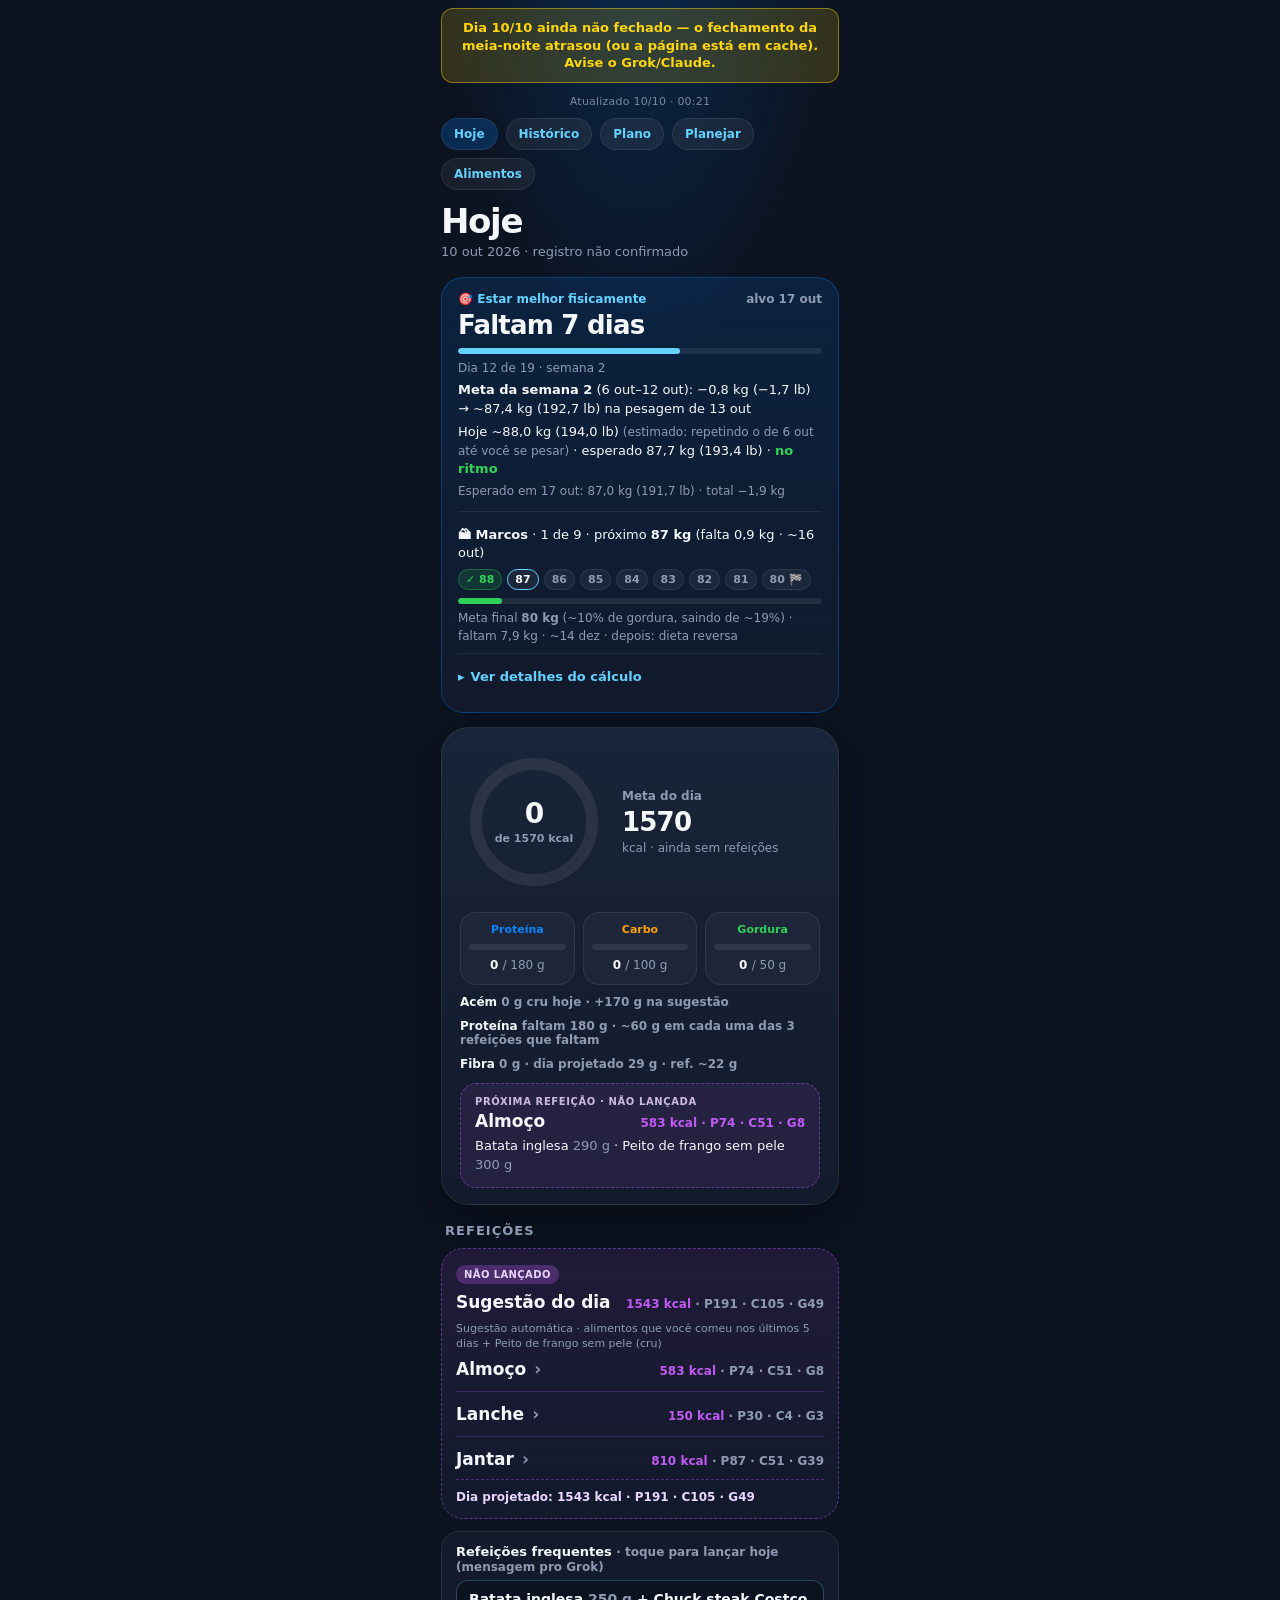
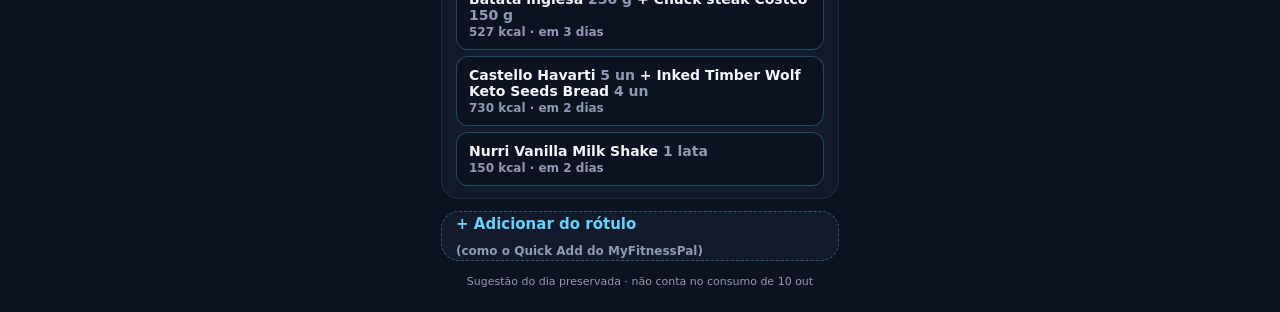
<file: index.html>
<!DOCTYPE html>
<html lang="pt-BR">
<head>
<meta charset="UTF-8" />
<meta name="viewport" content="width=device-width, initial-scale=1, viewport-fit=cover" />
<meta http-equiv="Cache-Control" content="no-cache, no-store, must-revalidate" />
<meta name="theme-color" content="#0B1220" />
<meta name="dash-version" content="hoje-29-json-v2" />
<title>Hoje · Nutrição</title>
<link rel="apple-touch-icon" href="./apple-touch-icon.png" />
<meta name="apple-mobile-web-app-title" content="Nutrição" />
<!-- tela cheia ao abrir pelo ícone da tela inicial (sem a barra do Safari) -->
<meta name="apple-mobile-web-app-capable" content="yes" />
<meta name="mobile-web-app-capable" content="yes" />
<meta name="apple-mobile-web-app-status-bar-style" content="black-translucent" />
<link rel="manifest" href="./manifest.webmanifest" />
<link rel="icon" type="image/png" href="./icone-512.png" />
<link rel="stylesheet" href="./estilo.css?v=37" />
</head>
<body data-dia="2026-10-10">
  <div class="phone">
    <div id="staleBanner" class="stale-banner" role="status"></div>
    <div class="stamp" id="updateStamp">Carregando…</div>
    <div class="nav">
      <a class="active" href="./">Hoje</a>
      <a href="./historico.html">Histórico</a>
      <a href="./dia.html?d=2026-10-11">Plano</a>
      <a href="./planejar.html">Planejar</a>
      <a href="./alimentos.html">Alimentos</a>
    </div>
    <div class="top"><div><h1 id="pageTitle">Hoje</h1><div class="date" id="pageDate">—</div></div></div>
    <div id="objetivo"></div>
    <div id="app">
      <section class="hero" id="hero"></section>
      <div class="section-title">Refeições</div>
      <div id="meals"></div>
      <div id="frequentes"></div>
      <div id="adicionar"></div>
      <div class="footer" id="footer"></div>
    </div>
  </div>
<script src="./comum.js?v=2"></script>
<script src="./objetivo.js?v=19"></script>
<script src="./render.js?v=27"></script>
<script src="./repetir.js?v=2"></script>
<script src="./frequentes.js?v=3"></script>
<script src="./adicionar.js?v=2"></script>
</body>
</html>
</file>
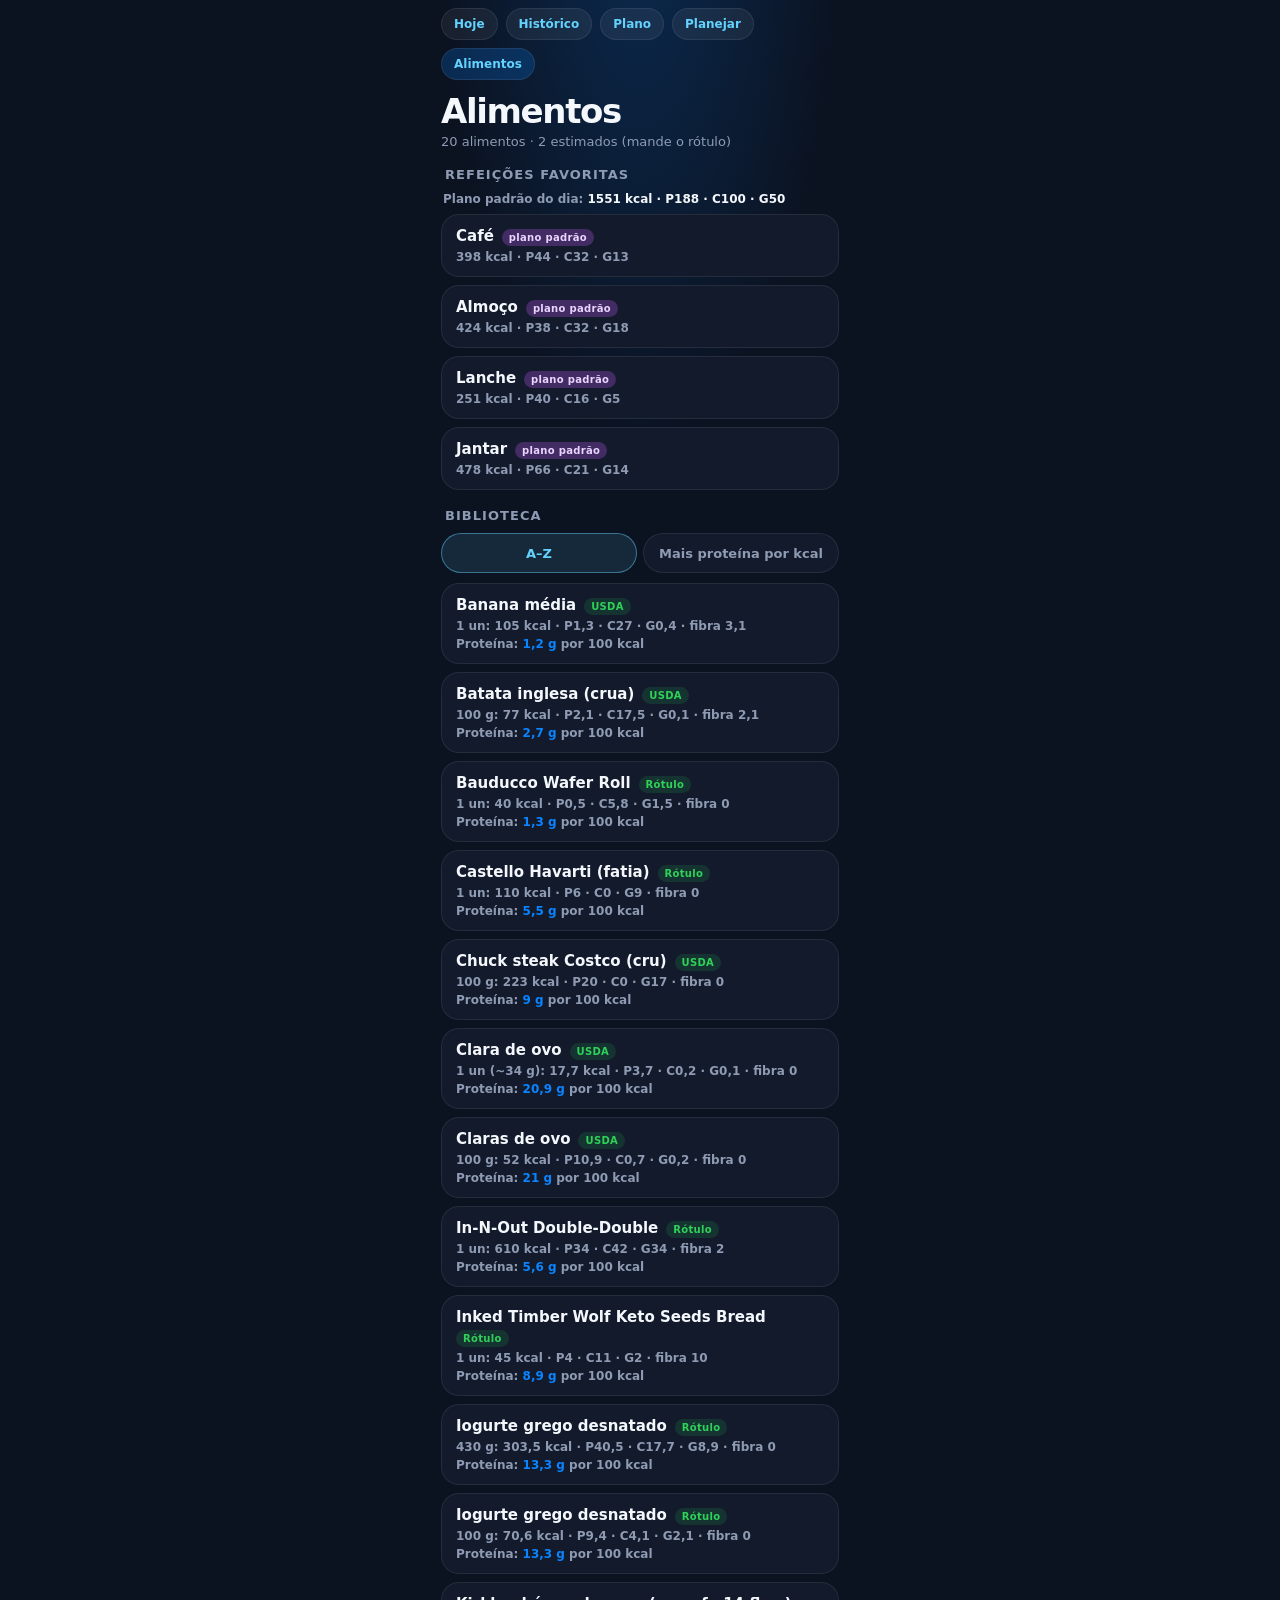
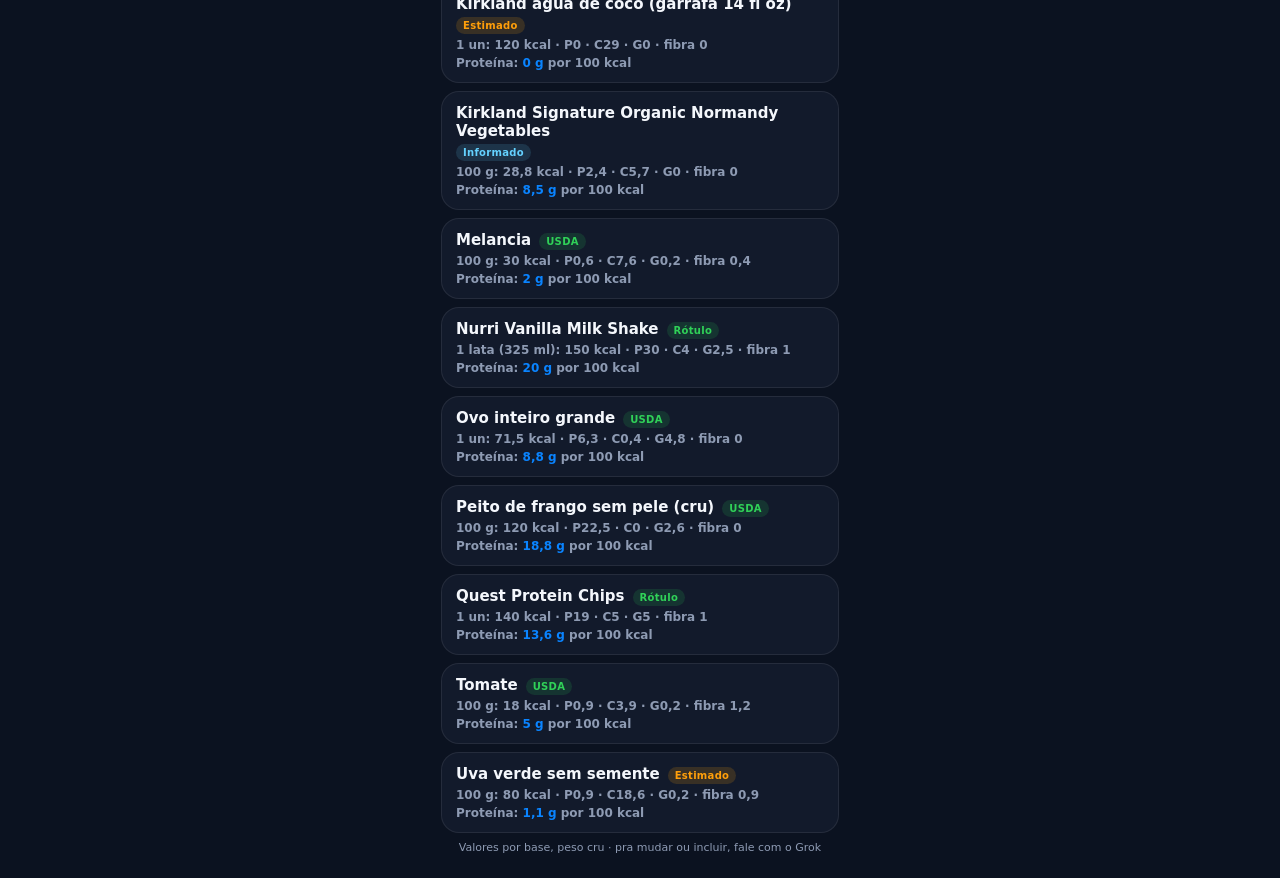
<file: alimentos.html>
<!DOCTYPE html>
<html lang="pt-BR">
<head>
<meta charset="UTF-8" />
<meta name="viewport" content="width=device-width, initial-scale=1, viewport-fit=cover" />
<meta http-equiv="Cache-Control" content="no-cache, no-store, must-revalidate" />
<meta name="theme-color" content="#0B1220" />
<title>Alimentos · Nutrição</title>
<link rel="apple-touch-icon" href="./apple-touch-icon.png" />
<meta name="apple-mobile-web-app-title" content="Nutrição" />
<!-- tela cheia ao abrir pelo ícone da tela inicial (sem a barra do Safari) -->
<meta name="apple-mobile-web-app-capable" content="yes" />
<meta name="mobile-web-app-capable" content="yes" />
<meta name="apple-mobile-web-app-status-bar-style" content="black-translucent" />
<link rel="manifest" href="./manifest.webmanifest" />
<link rel="icon" type="image/png" href="./icone-512.png" />
<link rel="stylesheet" href="./estilo.css?v=37" />
</head>
<body>
  <div class="phone">
    <div class="nav">
      <a href="./">Hoje</a>
      <a href="./historico.html">Histórico</a>
      <a href="./dia.html?d=2026-10-11">Plano</a>
      <a href="./planejar.html">Planejar</a>
      <a class="active" href="./alimentos.html">Alimentos</a>
    </div>
    <div class="top"><div><h1>Alimentos</h1><div class="date" id="aliResumo">Biblioteca e favoritas</div></div></div>
    <div class="section-title">Refeições favoritas</div>
    <div id="favoritas"></div>
    <div class="section-title">Biblioteca</div>
    <div id="biblioteca"></div>
    <div class="footer">Valores por base, peso cru · pra mudar ou incluir, fale com o Grok</div>
  </div>
<script src="./comum.js?v=2"></script>
<script src="./alimentos.js?v=7"></script>
</body>
</html>
</file>
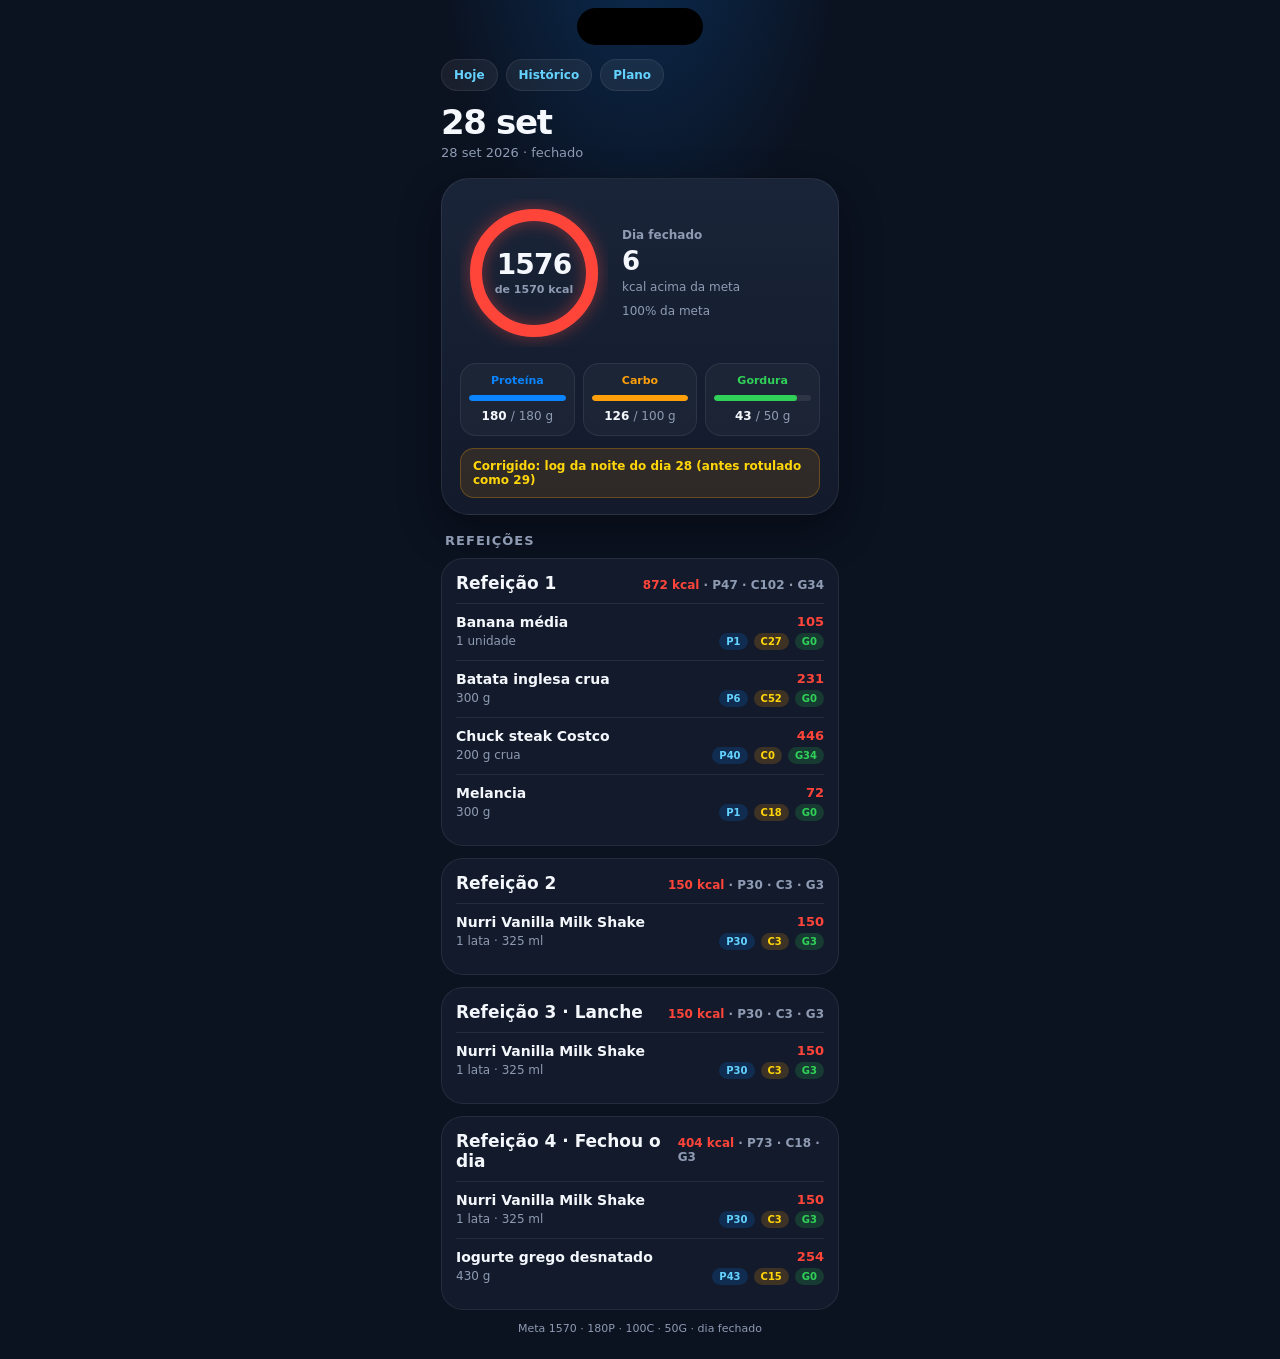
<file: dia-2026-09-28.html>
<!DOCTYPE html>
<html lang="pt-BR">
<head>
<meta charset="UTF-8" />
<meta name="viewport" content="width=device-width, initial-scale=1, viewport-fit=cover, maximum-scale=1" />
<meta http-equiv="Cache-Control" content="no-cache, no-store, must-revalidate" />
<meta name="theme-color" content="#0B1220" />
<meta name="dash-version" content="fix-28-v1" />
<title>28 set · Nutrição</title>
<style>



  :root {
    --bg: #0B1220;
    --surface: #121A2B;
    --surface2: #1A2438;
    --line: rgba(255,255,255,0.08);
    --text: #F4F7FC;
    --muted: #8E9BB3;
    --kcal: #FF453A;
    --protein: #0A84FF;
    --carbs: #FF9F0A;
    --fat: #30D158;
    --over: #FF9F0A;
    --suggest: #BF5AF2;
    --safe-top: env(safe-area-inset-top, 54px);
    --safe-bottom: env(safe-area-inset-bottom, 34px);
  }
  * { box-sizing: border-box; margin: 0; padding: 0; -webkit-tap-highlight-color: transparent; }
  html, body { height: 100%; }
  body {
    font-family: -apple-system, BlinkMacSystemFont, "SF Pro Display", "SF Pro Text", system-ui, sans-serif;
    background: var(--bg);
    color: var(--text);
    -webkit-font-smoothing: antialiased;
  }
  .phone {
    min-height: 100%;
    max-width: 430px;
    margin: 0 auto;
    padding: calc(var(--safe-top) + 8px) 16px calc(var(--safe-bottom) + 20px);
    background:
      radial-gradient(ellipse 80% 40% at 50% -5%, rgba(10,132,255,0.22), transparent 60%),
      var(--bg);
  }
  .island {
    width: 126px; height: 37px; background: #000; border-radius: 20px; margin: 0 auto 14px;
  }
  .top {
    display: flex; justify-content: space-between; align-items: flex-end;
    margin-bottom: 18px;
  }
  .top h1 { font-size: 34px; font-weight: 800; letter-spacing: -0.04em; line-height: 1; }
  .top .date { color: var(--muted); font-size: 13px; margin-top: 6px; font-weight: 500; }
  .pill {
    background: rgba(10,132,255,0.18); color: #64D2FF;
    font-size: 12px; font-weight: 700; padding: 8px 12px; border-radius: 999px;
  }
  .hero {
    background: linear-gradient(180deg, var(--surface2), var(--surface));
    border: 1px solid var(--line);
    border-radius: 28px;
    padding: 20px 18px 16px;
    margin-bottom: 14px;
    box-shadow: 0 16px 40px rgba(0,0,0,0.35);
  }
  .ring-wrap {
    display: grid; grid-template-columns: 148px 1fr; gap: 14px; align-items: center;
  }
  .ring { width: 148px; height: 148px; position: relative; }
  .ring svg { transform: rotate(-90deg); width: 148px; height: 148px; }
  .ring .center {
    position: absolute; inset: 0; display: grid; place-content: center; text-align: center;
  }
  .ring .center .big { font-size: 28px; font-weight: 800; letter-spacing: -0.03em; line-height: 1; }
  .ring .center .lbl { color: var(--muted); font-size: 11px; margin-top: 4px; font-weight: 600; }
  .remain-box .k { color: var(--muted); font-size: 12px; font-weight: 600; margin-bottom: 4px; }
  .remain-box .v { font-size: 26px; font-weight: 800; letter-spacing: -0.03em; }
  .remain-box .sub { color: var(--muted); font-size: 12px; margin-top: 4px; }
  .macros {
    display: grid; grid-template-columns: repeat(3, 1fr); gap: 8px; margin-top: 16px;
  }
  .macro {
    background: rgba(255,255,255,0.03);
    border: 1px solid var(--line);
    border-radius: 16px;
    padding: 10px 8px 12px;
    text-align: center;
  }
  .macro .name { font-size: 11px; font-weight: 700; margin-bottom: 8px; }
  .macro .name.p { color: var(--protein); }
  .macro .name.c { color: var(--carbs); }
  .macro .name.f { color: var(--fat); }
  .macro .track {
    height: 6px; background: rgba(255,255,255,0.08); border-radius: 999px; overflow: hidden; margin-bottom: 8px;
  }
  .macro .fill { height: 100%; border-radius: 999px; }
  .macro .fill.p { background: var(--protein); width: 59.4%; }
  .macro .fill.c { background: var(--over); width: 100%; }
  .macro .fill.f { background: var(--fat); width: 80.0%; }
  .macro .nums { font-size: 12px; font-weight: 700; }
  .macro .nums span { color: var(--muted); font-weight: 500; }
  .alert {
    margin-top: 12px;
    background: rgba(255,159,10,0.12);
    border: 1px solid rgba(255,159,10,0.28);
    color: #FFD60A;
    border-radius: 14px;
    padding: 10px 12px;
    font-size: 12px; font-weight: 600;
  }
  .section-title {
    font-size: 13px; font-weight: 700; color: var(--muted);
    text-transform: uppercase; letter-spacing: 0.08em;
    margin: 18px 4px 10px;
  }
  .meal {
    background: var(--surface);
    border: 1px solid var(--line);
    border-radius: 22px;
    padding: 14px;
    margin-bottom: 12px;
  }
  .meal.suggest {
    background: linear-gradient(180deg, rgba(191,90,242,0.12), var(--surface));
    border: 1px dashed rgba(191,90,242,0.45);
  }
  .meal-head {
    display: flex; justify-content: space-between; align-items: baseline;
    gap: 8px; margin-bottom: 10px;
  }
  .meal-head h3 { font-size: 17px; font-weight: 700; }
  .meal-head .tot { font-size: 12px; color: var(--muted); font-weight: 600; }
  .meal-head .tot b { color: var(--kcal); }
  .meal.suggest .meal-head .tot b { color: var(--suggest); }
  .badge {
    display: inline-block; font-size: 10px; font-weight: 800; letter-spacing: 0.04em;
    color: #E9D5FF; background: rgba(191,90,242,0.28);
    padding: 4px 8px; border-radius: 999px; margin-bottom: 8px;
  }
  .hint {
    color: var(--muted); font-size: 11px; font-weight: 500; margin-bottom: 8px; line-height: 1.35;
  }
  .proj {
    margin-top: 10px; padding-top: 10px; border-top: 1px dashed rgba(191,90,242,0.35);
    font-size: 12px; color: #E9D5FF; font-weight: 600;
  }
  .food {
    display: flex; justify-content: space-between; align-items: flex-start;
    gap: 10px; padding: 10px 0;
    border-top: 1px solid var(--line);
  }
  .food:first-of-type { border-top: none; padding-top: 2px; }
  .food .left { min-width: 0; }
  .food .name { font-size: 14px; font-weight: 600; line-height: 1.25; }
  .food .qty { color: var(--muted); font-size: 12px; margin-top: 2px; }
  .food .right { text-align: right; flex-shrink: 0; }
  .food .cal { color: var(--kcal); font-size: 13px; font-weight: 800; }
  .meal.suggest .food .cal { color: var(--suggest); }
  .chips { display: flex; gap: 6px; justify-content: flex-end; margin-top: 4px; flex-wrap: wrap; }
  .chip {
    font-size: 10px; font-weight: 800; padding: 3px 7px; border-radius: 999px;
  }
  .chip.p { background: rgba(10,132,255,0.18); color: #64D2FF; }
  .chip.c { background: rgba(255,159,10,0.18); color: #FFD60A; }
  .chip.f { background: rgba(48,209,88,0.18); color: #30D158; }
  .footer {
    text-align: center; color: var(--muted); font-size: 11px;
    margin-top: 8px; padding-bottom: 4px;
  }

  .nav { display:flex; gap:8px; flex-wrap:wrap; margin-bottom:14px; }
  .nav a {
    font-size:12px; font-weight:700; text-decoration:none;
    padding:8px 12px; border-radius:999px;
    background:rgba(255,255,255,0.06); color:#64D2FF; border:1px solid var(--line);
  }
  .nav a.active { background:rgba(10,132,255,0.22); }
  .hist-list a {
    display:flex; justify-content:space-between; align-items:center;
    padding:14px; margin-bottom:10px; border-radius:18px;
    background:var(--surface); border:1px solid var(--line);
    text-decoration:none; color:var(--text);
  }
  .hist-list .d { font-weight:700; font-size:16px; }
  .hist-list .m { color:var(--muted); font-size:12px; margin-top:4px; }
  .hist-list .r { text-align:right; color:var(--kcal); font-weight:800; font-size:14px; }


</style>
</head>
<body>
  <div class="phone">
    <div class="island"></div>
    <div class="nav">
      <a href="./">Hoje</a>
      <a href="./historico.html">Histórico</a>
      <a href="./sugestao-2026-09-30.html">Plano</a>
    </div>
    <div class="top"><div><h1>28 set</h1><div class="date">28 set 2026 · fechado</div></div></div>
    <section class="hero">
      <div class="ring-wrap">
        <div class="ring">
          <svg viewBox="0 0 148 148"><circle cx="74" cy="74" r="58" fill="none" stroke="rgba(255,255,255,0.08)" stroke-width="12" />
          <circle cx="74" cy="74" r="58" fill="none" stroke="#FF453A" stroke-width="12" stroke-linecap="round" stroke-dasharray="364.4" stroke-dashoffset="0" style="filter: drop-shadow(0 0 8px rgba(255,69,58,0.45));" /></svg>
          <div class="center"><div class="big">1576</div><div class="lbl">de 1570 kcal</div></div>
        </div>
        <div class="remain-box"><div class="k">Dia fechado</div><div class="v">6</div><div class="sub">kcal acima da meta</div><div class="sub" style="margin-top:10px">100% da meta</div></div>
      </div>
      <div class="macros">
        <div class="macro"><div class="name p">Proteína</div><div class="track"><div class="fill p" style="width:100%;background:var(--protein)"></div></div><div class="nums">180 <span>/ 180 g</span></div></div>
        <div class="macro"><div class="name c">Carbo</div><div class="track"><div class="fill c" style="width:100%;background:var(--over)"></div></div><div class="nums">126 <span>/ 100 g</span></div></div>
        <div class="macro"><div class="name f">Gordura</div><div class="track"><div class="fill f" style="width:86.0%;background:var(--fat)"></div></div><div class="nums">43 <span>/ 50 g</span></div></div>
      </div>
      <div class="alert">Corrigido: log da noite do dia 28 (antes rotulado como 29)</div>
    </section>
    <div class="section-title">Refeições</div>
    <section class="meal">
      <div class="meal-head"><h3>Refeição 1</h3><div class="tot"><b>872 kcal</b> · P47 · C102 · G34</div></div>
      <div class="food"><div class="left"><div class="name">Banana média</div><div class="qty">1 unidade</div></div><div class="right"><div class="cal">105</div><div class="chips"><span class="chip p">P1</span><span class="chip c">C27</span><span class="chip f">G0</span></div></div></div>
      <div class="food"><div class="left"><div class="name">Batata inglesa crua</div><div class="qty">300 g</div></div><div class="right"><div class="cal">231</div><div class="chips"><span class="chip p">P6</span><span class="chip c">C52</span><span class="chip f">G0</span></div></div></div>
      <div class="food"><div class="left"><div class="name">Chuck steak Costco</div><div class="qty">200 g crua</div></div><div class="right"><div class="cal">446</div><div class="chips"><span class="chip p">P40</span><span class="chip c">C0</span><span class="chip f">G34</span></div></div></div>
      <div class="food"><div class="left"><div class="name">Melancia</div><div class="qty">300 g</div></div><div class="right"><div class="cal">72</div><div class="chips"><span class="chip p">P1</span><span class="chip c">C18</span><span class="chip f">G0</span></div></div></div>
    </section>
    <section class="meal">
      <div class="meal-head"><h3>Refeição 2</h3><div class="tot"><b>150 kcal</b> · P30 · C3 · G3</div></div>
      <div class="food"><div class="left"><div class="name">Nurri Vanilla Milk Shake</div><div class="qty">1 lata · 325 ml</div></div><div class="right"><div class="cal">150</div><div class="chips"><span class="chip p">P30</span><span class="chip c">C3</span><span class="chip f">G3</span></div></div></div>
    </section>
    <section class="meal">
      <div class="meal-head"><h3>Refeição 3 · Lanche</h3><div class="tot"><b>150 kcal</b> · P30 · C3 · G3</div></div>
      <div class="food"><div class="left"><div class="name">Nurri Vanilla Milk Shake</div><div class="qty">1 lata · 325 ml</div></div><div class="right"><div class="cal">150</div><div class="chips"><span class="chip p">P30</span><span class="chip c">C3</span><span class="chip f">G3</span></div></div></div>
    </section>
    <section class="meal">
      <div class="meal-head"><h3>Refeição 4 · Fechou o dia</h3><div class="tot"><b>404 kcal</b> · P73 · C18 · G3</div></div>
      <div class="food"><div class="left"><div class="name">Nurri Vanilla Milk Shake</div><div class="qty">1 lata · 325 ml</div></div><div class="right"><div class="cal">150</div><div class="chips"><span class="chip p">P30</span><span class="chip c">C3</span><span class="chip f">G3</span></div></div></div>
      <div class="food"><div class="left"><div class="name">Iogurte grego desnatado</div><div class="qty">430 g</div></div><div class="right"><div class="cal">254</div><div class="chips"><span class="chip p">P43</span><span class="chip c">C15</span><span class="chip f">G0</span></div></div></div>
    </section>

    <div class="footer">Meta 1570 · 180P · 100C · 50G · dia fechado</div>
  </div>
</body>
</html>
</file>
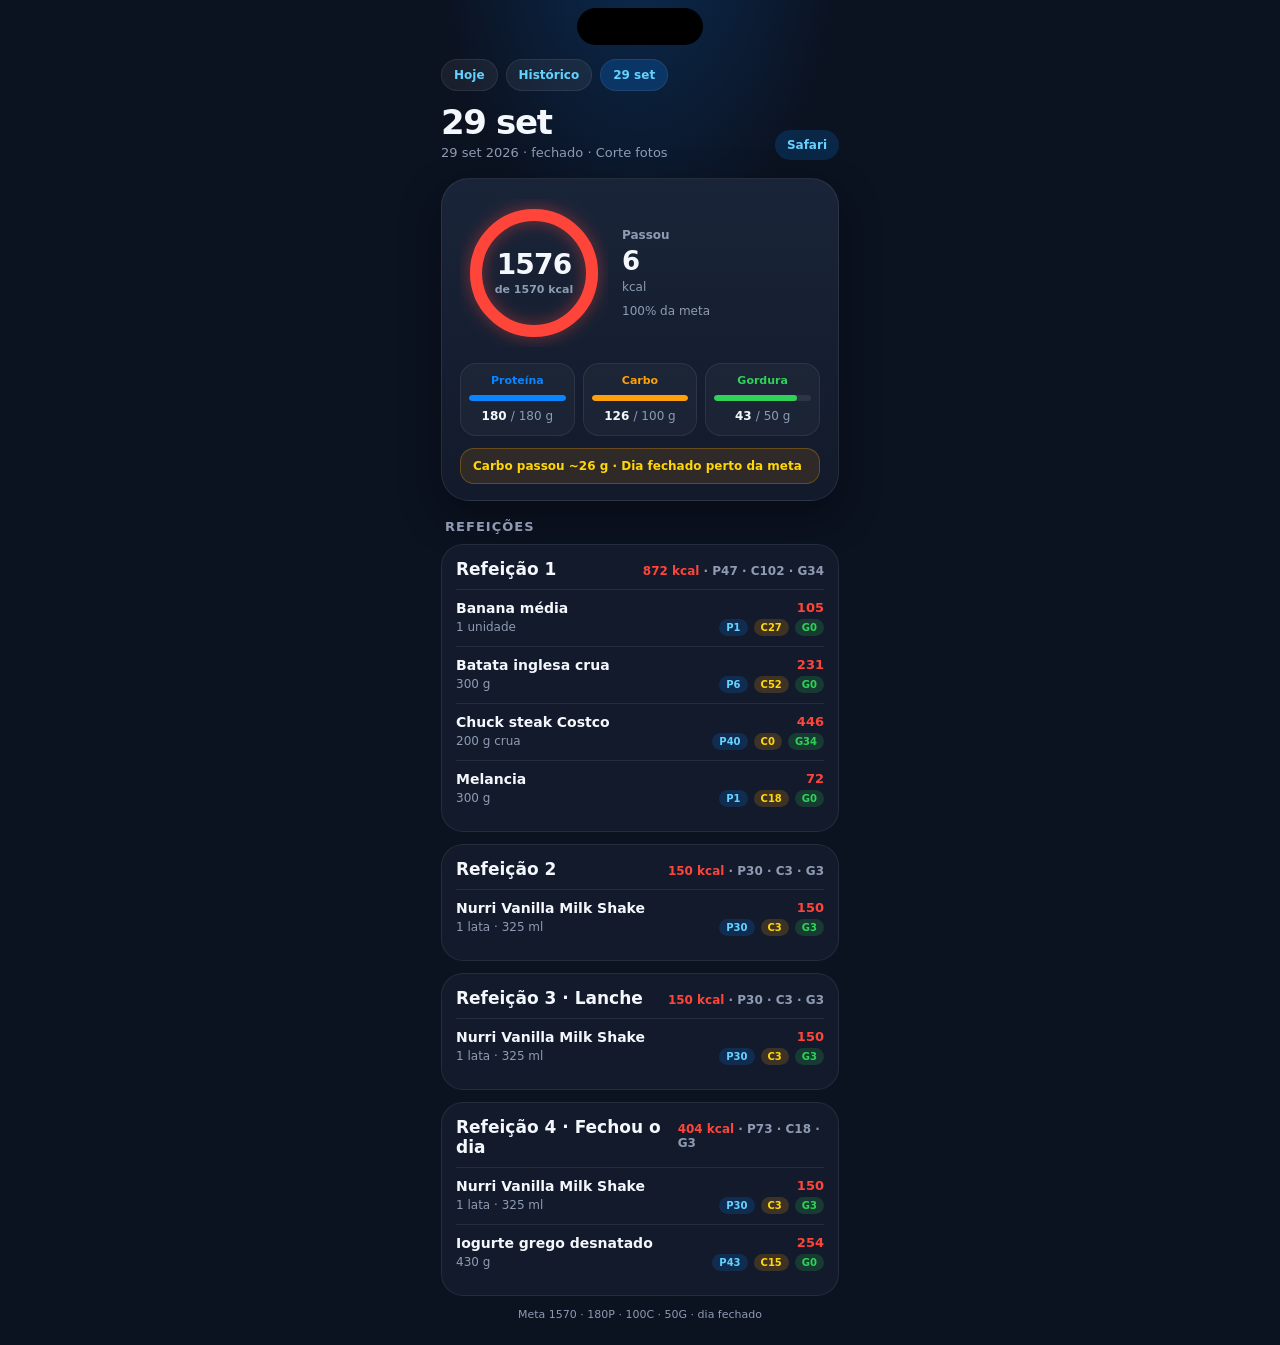
<file: dia-2026-09-29.html>
<!DOCTYPE html>
<html lang="pt-BR">
<head>
<meta charset="UTF-8" />
<meta name="viewport" content="width=device-width, initial-scale=1, viewport-fit=cover, maximum-scale=1" />
<meta http-equiv="Cache-Control" content="no-cache, no-store, must-revalidate" />
<meta name="apple-mobile-web-app-capable" content="yes" />
<meta name="theme-color" content="#0B1220" />
<meta name="dash-version" content="hist-v1" />
<title>29 set · Nutrição</title>
<style>

  :root {
    --bg: #0B1220;
    --surface: #121A2B;
    --surface2: #1A2438;
    --line: rgba(255,255,255,0.08);
    --text: #F4F7FC;
    --muted: #8E9BB3;
    --kcal: #FF453A;
    --protein: #0A84FF;
    --carbs: #FF9F0A;
    --fat: #30D158;
    --over: #FF9F0A;
    --suggest: #BF5AF2;
    --safe-top: env(safe-area-inset-top, 54px);
    --safe-bottom: env(safe-area-inset-bottom, 34px);
  }
  * { box-sizing: border-box; margin: 0; padding: 0; -webkit-tap-highlight-color: transparent; }
  html, body { height: 100%; }
  body {
    font-family: -apple-system, BlinkMacSystemFont, "SF Pro Display", "SF Pro Text", system-ui, sans-serif;
    background: var(--bg);
    color: var(--text);
    -webkit-font-smoothing: antialiased;
  }
  .phone {
    min-height: 100%;
    max-width: 430px;
    margin: 0 auto;
    padding: calc(var(--safe-top) + 8px) 16px calc(var(--safe-bottom) + 20px);
    background:
      radial-gradient(ellipse 80% 40% at 50% -5%, rgba(10,132,255,0.22), transparent 60%),
      var(--bg);
  }
  .island {
    width: 126px; height: 37px; background: #000; border-radius: 20px; margin: 0 auto 14px;
  }
  .top {
    display: flex; justify-content: space-between; align-items: flex-end;
    margin-bottom: 18px;
  }
  .top h1 { font-size: 34px; font-weight: 800; letter-spacing: -0.04em; line-height: 1; }
  .top .date { color: var(--muted); font-size: 13px; margin-top: 6px; font-weight: 500; }
  .pill {
    background: rgba(10,132,255,0.18); color: #64D2FF;
    font-size: 12px; font-weight: 700; padding: 8px 12px; border-radius: 999px;
  }
  .hero {
    background: linear-gradient(180deg, var(--surface2), var(--surface));
    border: 1px solid var(--line);
    border-radius: 28px;
    padding: 20px 18px 16px;
    margin-bottom: 14px;
    box-shadow: 0 16px 40px rgba(0,0,0,0.35);
  }
  .ring-wrap {
    display: grid; grid-template-columns: 148px 1fr; gap: 14px; align-items: center;
  }
  .ring { width: 148px; height: 148px; position: relative; }
  .ring svg { transform: rotate(-90deg); width: 148px; height: 148px; }
  .ring .center {
    position: absolute; inset: 0; display: grid; place-content: center; text-align: center;
  }
  .ring .center .big { font-size: 28px; font-weight: 800; letter-spacing: -0.03em; line-height: 1; }
  .ring .center .lbl { color: var(--muted); font-size: 11px; margin-top: 4px; font-weight: 600; }
  .remain-box .k { color: var(--muted); font-size: 12px; font-weight: 600; margin-bottom: 4px; }
  .remain-box .v { font-size: 26px; font-weight: 800; letter-spacing: -0.03em; }
  .remain-box .sub { color: var(--muted); font-size: 12px; margin-top: 4px; }
  .macros {
    display: grid; grid-template-columns: repeat(3, 1fr); gap: 8px; margin-top: 16px;
  }
  .macro {
    background: rgba(255,255,255,0.03);
    border: 1px solid var(--line);
    border-radius: 16px;
    padding: 10px 8px 12px;
    text-align: center;
  }
  .macro .name { font-size: 11px; font-weight: 700; margin-bottom: 8px; }
  .macro .name.p { color: var(--protein); }
  .macro .name.c { color: var(--carbs); }
  .macro .name.f { color: var(--fat); }
  .macro .track {
    height: 6px; background: rgba(255,255,255,0.08); border-radius: 999px; overflow: hidden; margin-bottom: 8px;
  }
  .macro .fill { height: 100%; border-radius: 999px; }
  .macro .fill.p { background: var(--protein); width: 59.4%; }
  .macro .fill.c { background: var(--over); width: 100%; }
  .macro .fill.f { background: var(--fat); width: 80.0%; }
  .macro .nums { font-size: 12px; font-weight: 700; }
  .macro .nums span { color: var(--muted); font-weight: 500; }
  .alert {
    margin-top: 12px;
    background: rgba(255,159,10,0.12);
    border: 1px solid rgba(255,159,10,0.28);
    color: #FFD60A;
    border-radius: 14px;
    padding: 10px 12px;
    font-size: 12px; font-weight: 600;
  }
  .section-title {
    font-size: 13px; font-weight: 700; color: var(--muted);
    text-transform: uppercase; letter-spacing: 0.08em;
    margin: 18px 4px 10px;
  }
  .meal {
    background: var(--surface);
    border: 1px solid var(--line);
    border-radius: 22px;
    padding: 14px;
    margin-bottom: 12px;
  }
  .meal.suggest {
    background: linear-gradient(180deg, rgba(191,90,242,0.12), var(--surface));
    border: 1px dashed rgba(191,90,242,0.45);
  }
  .meal-head {
    display: flex; justify-content: space-between; align-items: baseline;
    gap: 8px; margin-bottom: 10px;
  }
  .meal-head h3 { font-size: 17px; font-weight: 700; }
  .meal-head .tot { font-size: 12px; color: var(--muted); font-weight: 600; }
  .meal-head .tot b { color: var(--kcal); }
  .meal.suggest .meal-head .tot b { color: var(--suggest); }
  .badge {
    display: inline-block; font-size: 10px; font-weight: 800; letter-spacing: 0.04em;
    color: #E9D5FF; background: rgba(191,90,242,0.28);
    padding: 4px 8px; border-radius: 999px; margin-bottom: 8px;
  }
  .hint {
    color: var(--muted); font-size: 11px; font-weight: 500; margin-bottom: 8px; line-height: 1.35;
  }
  .proj {
    margin-top: 10px; padding-top: 10px; border-top: 1px dashed rgba(191,90,242,0.35);
    font-size: 12px; color: #E9D5FF; font-weight: 600;
  }
  .food {
    display: flex; justify-content: space-between; align-items: flex-start;
    gap: 10px; padding: 10px 0;
    border-top: 1px solid var(--line);
  }
  .food:first-of-type { border-top: none; padding-top: 2px; }
  .food .left { min-width: 0; }
  .food .name { font-size: 14px; font-weight: 600; line-height: 1.25; }
  .food .qty { color: var(--muted); font-size: 12px; margin-top: 2px; }
  .food .right { text-align: right; flex-shrink: 0; }
  .food .cal { color: var(--kcal); font-size: 13px; font-weight: 800; }
  .meal.suggest .food .cal { color: var(--suggest); }
  .chips { display: flex; gap: 6px; justify-content: flex-end; margin-top: 4px; flex-wrap: wrap; }
  .chip {
    font-size: 10px; font-weight: 800; padding: 3px 7px; border-radius: 999px;
  }
  .chip.p { background: rgba(10,132,255,0.18); color: #64D2FF; }
  .chip.c { background: rgba(255,159,10,0.18); color: #FFD60A; }
  .chip.f { background: rgba(48,209,88,0.18); color: #30D158; }
  .footer {
    text-align: center; color: var(--muted); font-size: 11px;
    margin-top: 8px; padding-bottom: 4px;
  }

  .nav { display:flex; gap:8px; flex-wrap:wrap; margin-bottom:14px; }
  .nav a {
    font-size:12px; font-weight:700; text-decoration:none;
    padding:8px 12px; border-radius:999px;
    background:rgba(255,255,255,0.06); color:#64D2FF; border:1px solid var(--line);
  }
  .nav a.active { background:rgba(10,132,255,0.22); }
  .hist-list a {
    display:flex; justify-content:space-between; align-items:center;
    padding:14px; margin-bottom:10px; border-radius:18px;
    background:var(--surface); border:1px solid var(--line);
    text-decoration:none; color:var(--text);
  }
  .hist-list .d { font-weight:700; font-size:16px; }
  .hist-list .m { color:var(--muted); font-size:12px; margin-top:4px; }
  .hist-list .r { text-align:right; color:var(--kcal); font-weight:800; font-size:14px; }
</style>
</head>
<body>
  <div class="phone">
    <div class="island" aria-hidden="true"></div>
        <div class="nav">
      <a href="./">Hoje</a>
      <a href="./historico.html">Histórico</a>
      <a class="active" href="./dia-2026-09-29.html">29 set</a>
    </div>
    <div class="top">
      <div>
        <h1>29 set</h1>
        <div class="date">29 set 2026 · fechado · Corte fotos</div>
      </div>
      <div class="pill">Safari</div>
    </div>
    <section class="hero">
      <div class="ring-wrap">
        <div class="ring">
          <svg viewBox="0 0 148 148" aria-hidden="true">
            <circle cx="74" cy="74" r="58" fill="none" stroke="rgba(255,255,255,0.08)" stroke-width="12" />
            <circle cx="74" cy="74" r="58" fill="none" stroke="#FF453A" stroke-width="12"
              stroke-linecap="round" stroke-dasharray="364.4" stroke-dashoffset="0"
              style="filter: drop-shadow(0 0 8px rgba(255,69,58,0.45));" />
          </svg>
          <div class="center">
            <div class="big">1576</div>
            <div class="lbl">de 1570 kcal</div>
          </div>
        </div>
        <div class="remain-box"><div class="k">Passou</div><div class="v">6</div><div class="sub">kcal</div><div class="sub" style="margin-top:10px">100% da meta</div></div>
      </div>
      <div class="macros">
        <div class="macro">
          <div class="name p">Proteína</div>
          <div class="track"><div class="fill p" style="width:100%;background:var(--protein)"></div></div>
          <div class="nums">180 <span>/ 180 g</span></div>
        </div>
        <div class="macro">
          <div class="name c">Carbo</div>
          <div class="track"><div class="fill c" style="width:100%;background:var(--over)"></div></div>
          <div class="nums">126 <span>/ 100 g</span></div>
        </div>
        <div class="macro">
          <div class="name f">Gordura</div>
          <div class="track"><div class="fill f" style="width:86.0%;background:var(--fat)"></div></div>
          <div class="nums">43 <span>/ 50 g</span></div>
        </div>
      </div>
      <div class="alert">Carbo passou ~26 g · Dia fechado perto da meta</div>
    </section>
    <div class="section-title">Refeições</div>
    <section class="meal">
      <div class="meal-head">
        <h3>Refeição 1</h3>
        <div class="tot"><b>872 kcal</b> · P47 · C102 · G34</div>
      </div>
      <div class="food">
        <div class="left"><div class="name">Banana média</div><div class="qty">1 unidade</div></div>
        <div class="right"><div class="cal">105</div><div class="chips"><span class="chip p">P1</span><span class="chip c">C27</span><span class="chip f">G0</span></div></div>
      </div>
      <div class="food">
        <div class="left"><div class="name">Batata inglesa crua</div><div class="qty">300 g</div></div>
        <div class="right"><div class="cal">231</div><div class="chips"><span class="chip p">P6</span><span class="chip c">C52</span><span class="chip f">G0</span></div></div>
      </div>
      <div class="food">
        <div class="left"><div class="name">Chuck steak Costco</div><div class="qty">200 g crua</div></div>
        <div class="right"><div class="cal">446</div><div class="chips"><span class="chip p">P40</span><span class="chip c">C0</span><span class="chip f">G34</span></div></div>
      </div>
      <div class="food">
        <div class="left"><div class="name">Melancia</div><div class="qty">300 g</div></div>
        <div class="right"><div class="cal">72</div><div class="chips"><span class="chip p">P1</span><span class="chip c">C18</span><span class="chip f">G0</span></div></div>
      </div>
    </section>
    <section class="meal">
      <div class="meal-head">
        <h3>Refeição 2</h3>
        <div class="tot"><b>150 kcal</b> · P30 · C3 · G3</div>
      </div>
      <div class="food">
        <div class="left"><div class="name">Nurri Vanilla Milk Shake</div><div class="qty">1 lata · 325 ml</div></div>
        <div class="right"><div class="cal">150</div><div class="chips"><span class="chip p">P30</span><span class="chip c">C3</span><span class="chip f">G3</span></div></div>
      </div>
    </section>
    <section class="meal">
      <div class="meal-head">
        <h3>Refeição 3 · Lanche</h3>
        <div class="tot"><b>150 kcal</b> · P30 · C3 · G3</div>
      </div>
      <div class="food">
        <div class="left"><div class="name">Nurri Vanilla Milk Shake</div><div class="qty">1 lata · 325 ml</div></div>
        <div class="right"><div class="cal">150</div><div class="chips"><span class="chip p">P30</span><span class="chip c">C3</span><span class="chip f">G3</span></div></div>
      </div>
    </section>
    <section class="meal">
      <div class="meal-head">
        <h3>Refeição 4 · Fechou o dia</h3>
        <div class="tot"><b>404 kcal</b> · P73 · C18 · G3</div>
      </div>
      <div class="food">
        <div class="left"><div class="name">Nurri Vanilla Milk Shake</div><div class="qty">1 lata · 325 ml</div></div>
        <div class="right"><div class="cal">150</div><div class="chips"><span class="chip p">P30</span><span class="chip c">C3</span><span class="chip f">G3</span></div></div>
      </div>
      <div class="food">
        <div class="left"><div class="name">Iogurte grego desnatado</div><div class="qty">430 g</div></div>
        <div class="right"><div class="cal">254</div><div class="chips"><span class="chip p">P43</span><span class="chip c">C15</span><span class="chip f">G0</span></div></div>
      </div>
    </section>

    <div class="footer">Meta 1570 · 180P · 100C · 50G · dia fechado</div>
  </div>
</body>
</html>
</file>
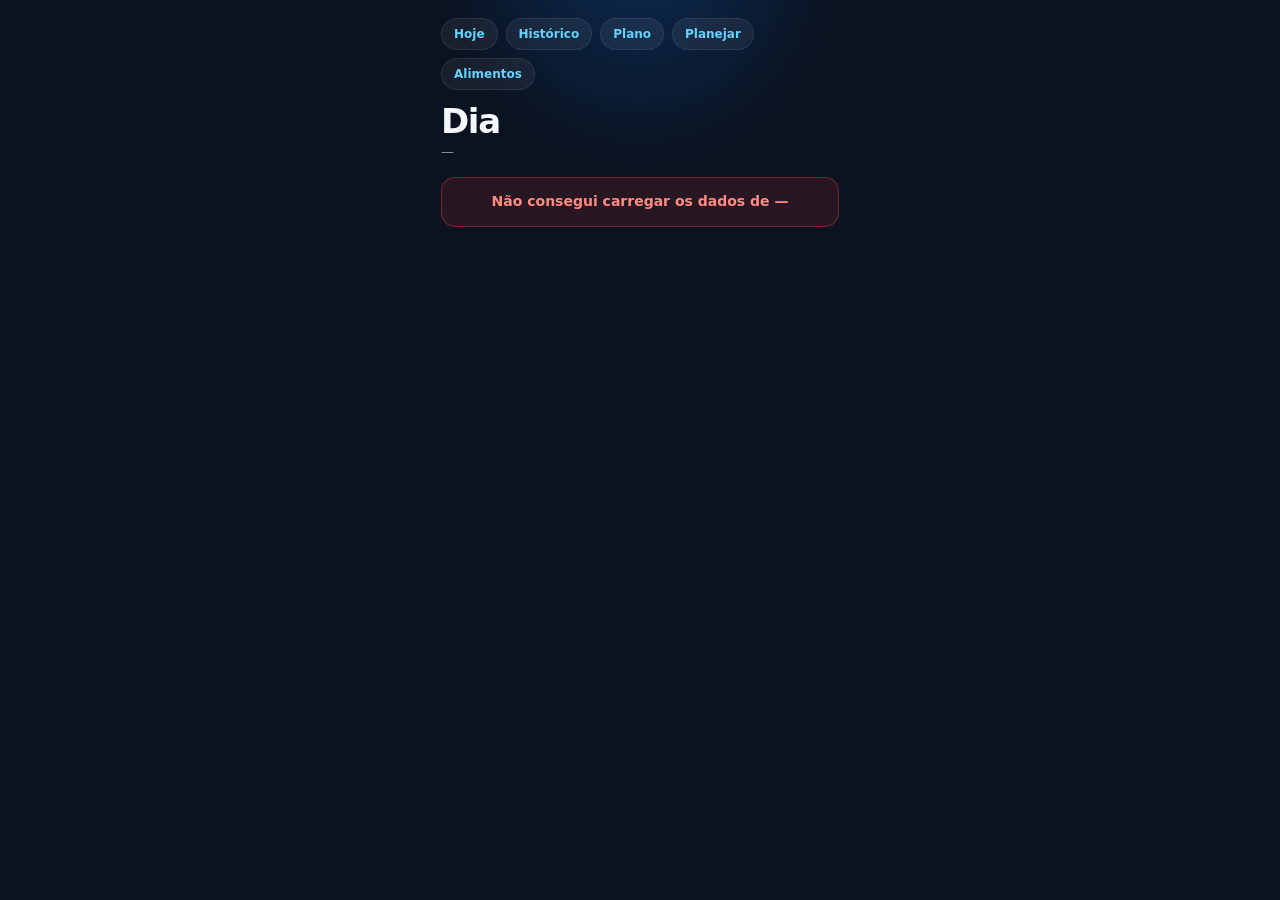
<file: dia.html>
<!DOCTYPE html>
<html lang="pt-BR">
<head>
<meta charset="UTF-8" />
<meta name="viewport" content="width=device-width, initial-scale=1, viewport-fit=cover" />
<meta http-equiv="Cache-Control" content="no-cache, no-store, must-revalidate" />
<meta name="theme-color" content="#0B1220" />
<meta name="dash-version" content="dia-generica-v1" />
<title>Dia · Nutrição</title>
<link rel="apple-touch-icon" href="./apple-touch-icon.png" />
<meta name="apple-mobile-web-app-title" content="Nutrição" />
<!-- tela cheia ao abrir pelo ícone da tela inicial (sem a barra do Safari) -->
<meta name="apple-mobile-web-app-capable" content="yes" />
<meta name="mobile-web-app-capable" content="yes" />
<meta name="apple-mobile-web-app-status-bar-style" content="black-translucent" />
<link rel="manifest" href="./manifest.webmanifest" />
<link rel="icon" type="image/png" href="./icone-512.png" />
<link rel="stylesheet" href="./estilo.css?v=37" />
</head>
<body>
  <div class="phone">
    <div id="staleBanner" class="stale-banner" role="status"></div>
    <div class="stamp" id="updateStamp">Carregando…</div>
    <div class="nav">
      <a href="./">Hoje</a>
      <a href="./historico.html">Histórico</a>
      <a href="./dia.html?d=2026-10-11">Plano</a>
      <a href="./planejar.html">Planejar</a>
      <a href="./alimentos.html">Alimentos</a>
    </div>
    <div class="top"><div><h1 id="pageTitle">Dia</h1><div class="date" id="pageDate">—</div></div></div>
    <div id="app">
      <section class="hero" id="hero"></section>
      <div class="section-title">Refeições</div>
      <div id="meals"></div>
      <div class="footer" id="footer"></div>
    </div>
  </div>
<script src="./comum.js?v=2"></script>
<script src="./render.js?v=27"></script>
<script src="./repetir.js?v=2"></script>
</body>
</html>
</file>
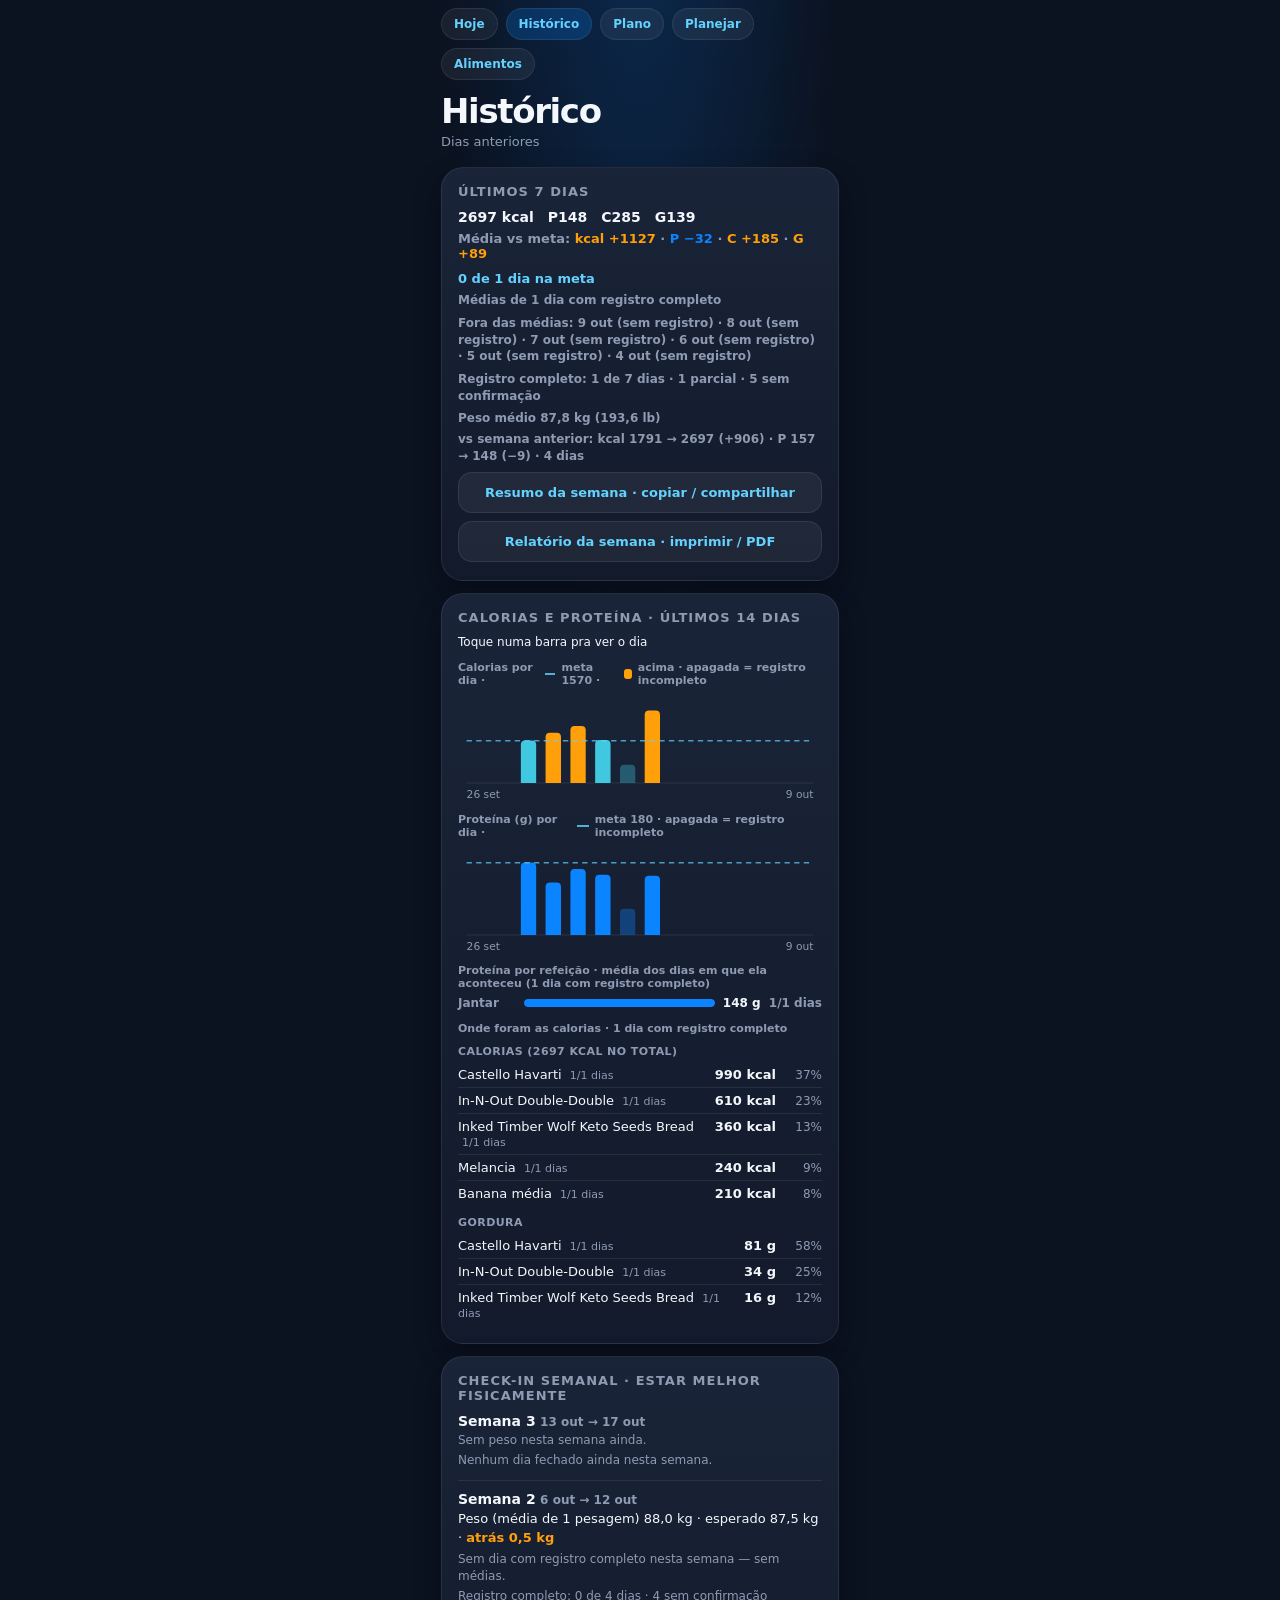
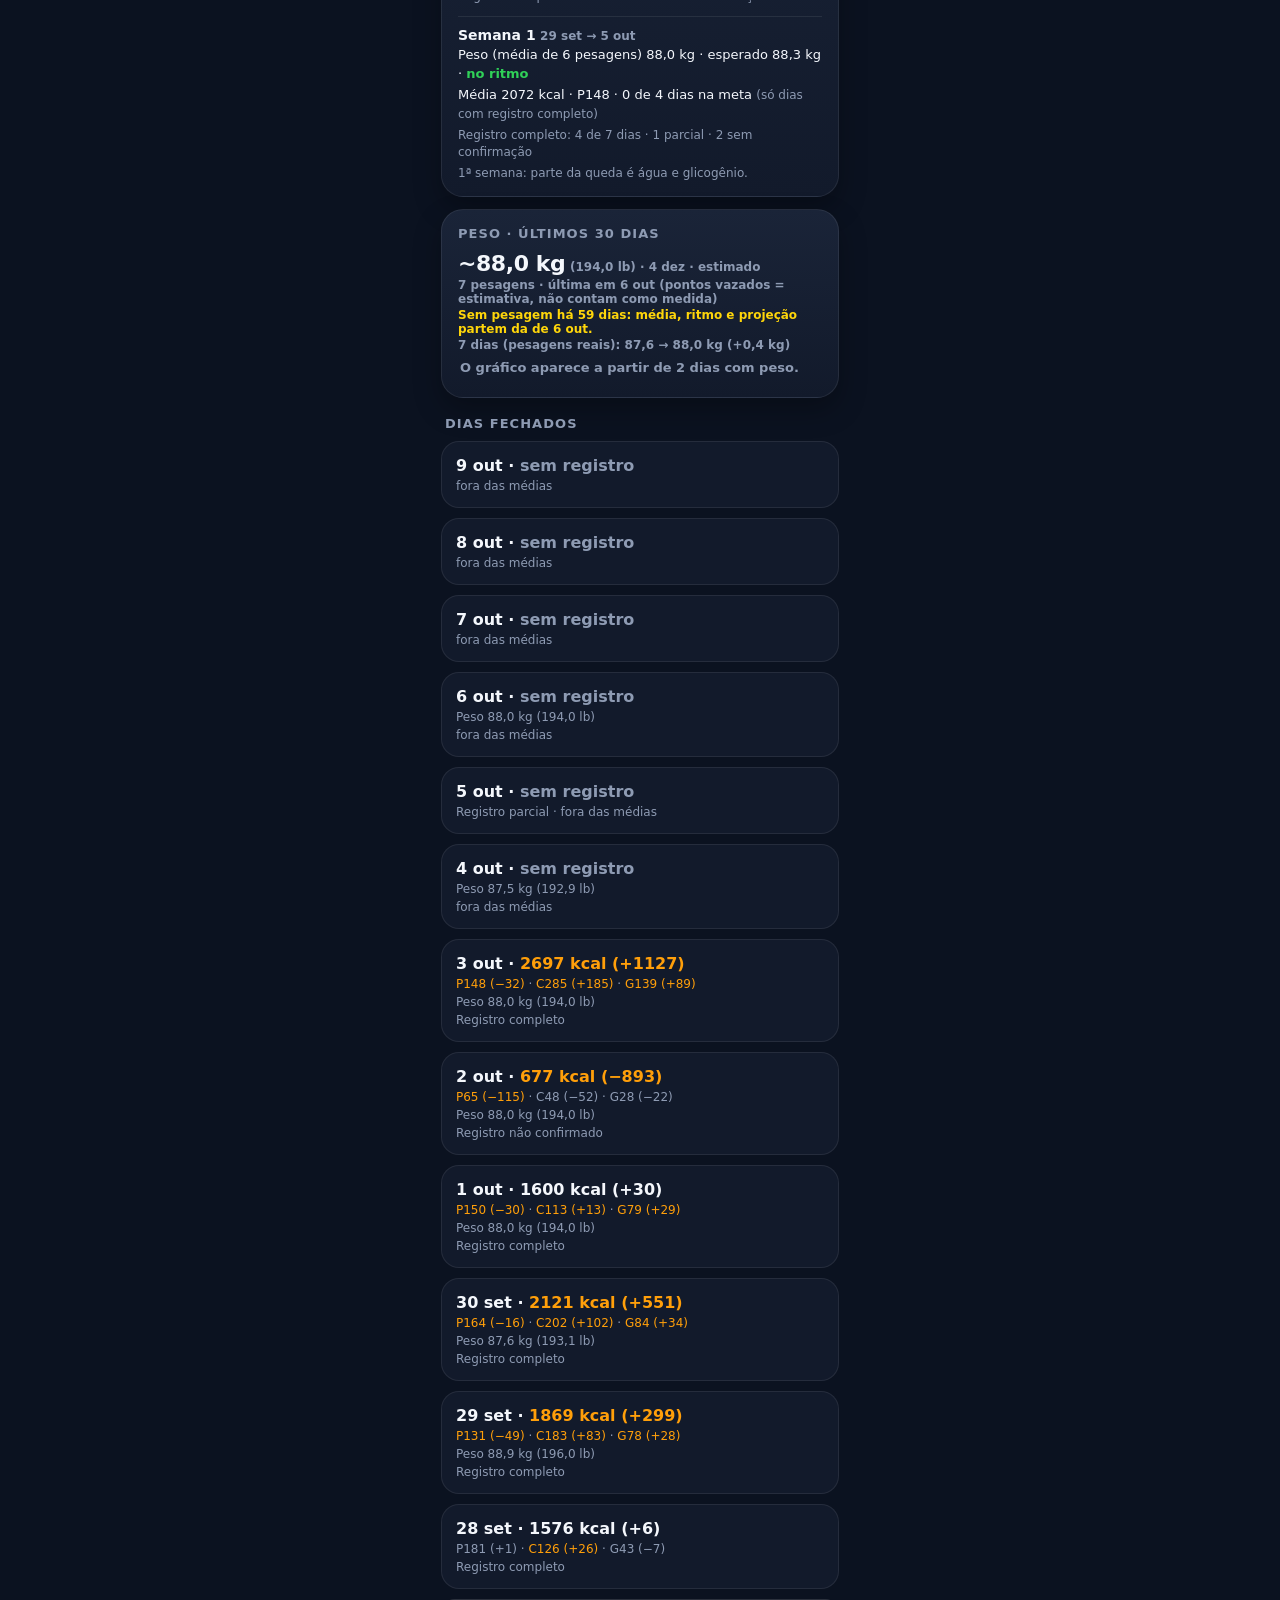
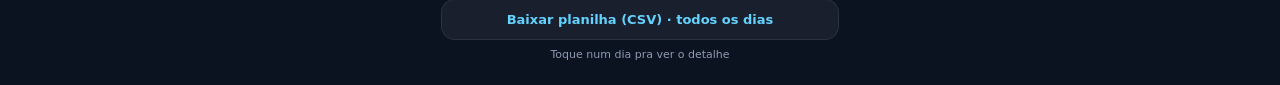
<file: historico.html>
<!DOCTYPE html>
<html lang="pt-BR">
<head>
<meta charset="UTF-8" />
<meta name="viewport" content="width=device-width, initial-scale=1, viewport-fit=cover" />
<meta http-equiv="Cache-Control" content="no-cache, no-store, must-revalidate" />
<meta name="theme-color" content="#0B1220" />
<title>Histórico · Nutrição</title>
<link rel="apple-touch-icon" href="./apple-touch-icon.png" />
<meta name="apple-mobile-web-app-title" content="Nutrição" />
<!-- tela cheia ao abrir pelo ícone da tela inicial (sem a barra do Safari) -->
<meta name="apple-mobile-web-app-capable" content="yes" />
<meta name="mobile-web-app-capable" content="yes" />
<meta name="apple-mobile-web-app-status-bar-style" content="black-translucent" />
<link rel="manifest" href="./manifest.webmanifest" />
<link rel="icon" type="image/png" href="./icone-512.png" />
<link rel="stylesheet" href="./estilo.css?v=37" />
</head>
<body>
  <div class="phone">
    <div class="nav">
      <a href="./">Hoje</a>
      <a class="active" href="./historico.html">Histórico</a>
      <a href="./dia.html?d=2026-10-11">Plano</a>
      <a href="./planejar.html">Planejar</a>
      <a href="./alimentos.html">Alimentos</a>
    </div>
    <div class="top"><div><h1>Histórico</h1><div class="date">Dias anteriores</div></div></div>
    <div id="histWarn" class="hist-warn" hidden></div>
    <section class="hist-summary" id="histSummary"></section>
    <section class="hist-summary peso-card" id="barrasCard" hidden></section>
    <section class="hist-summary peso-card" id="checkinCard" hidden></section>
    <section class="hist-summary peso-card" id="pesoCard"></section>
    <div class="section-title">Dias fechados</div>
    <div class="hist-list" id="histList"></div>
    <button type="button" id="csvBtn" class="btn-csv" hidden>Baixar planilha (CSV) · todos os dias</button>
    <div class="footer">Toque num dia pra ver o detalhe</div>
  </div>
<script src="./comum.js?v=2"></script>
<script src="./objetivo.js?v=19"></script>
<script src="./historico.js?v=23"></script>
</body>
</html>
</file>
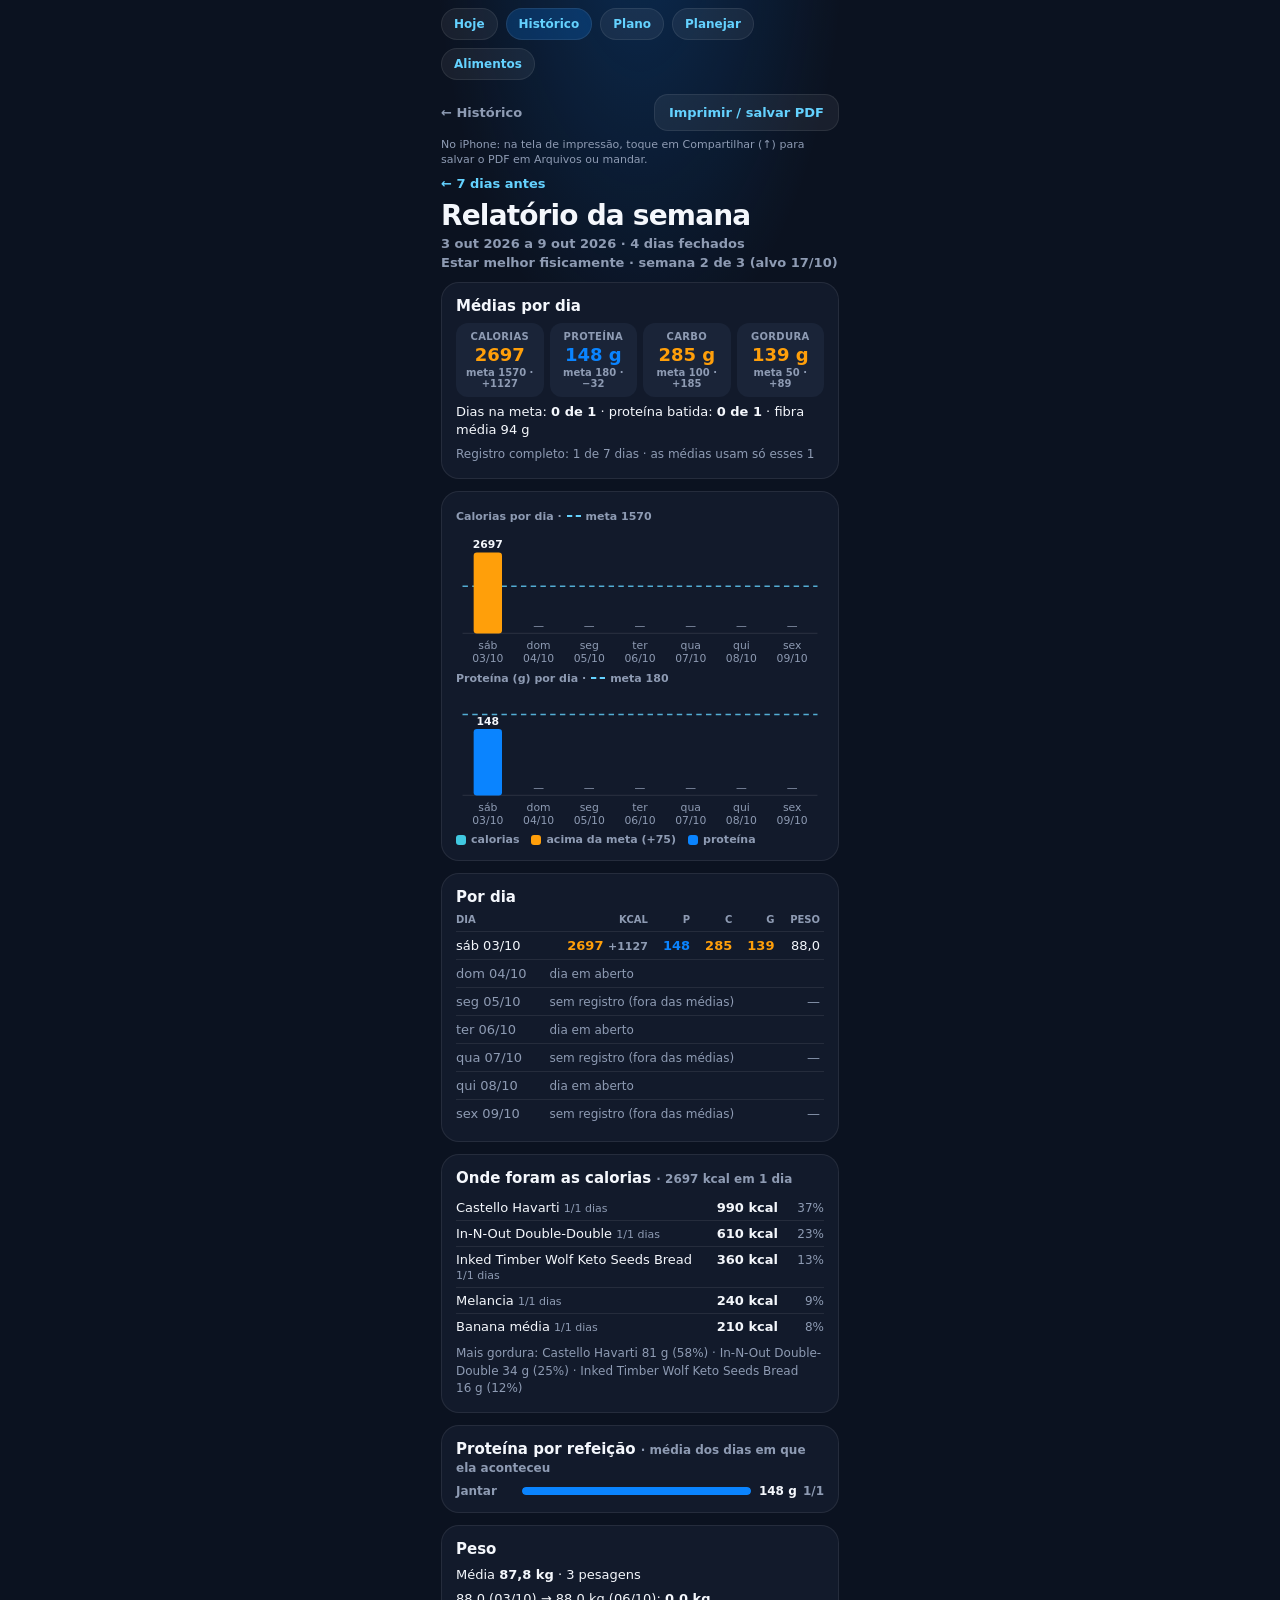
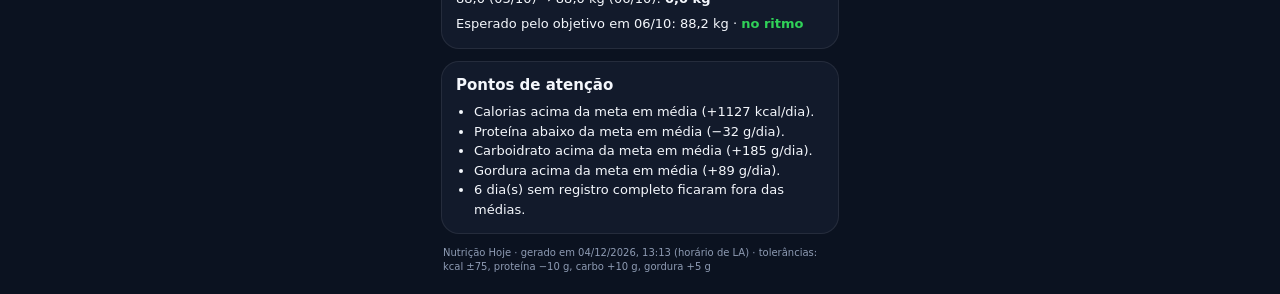
<file: semana.html>
<!DOCTYPE html>
<html lang="pt-BR">
<head>
<meta charset="UTF-8" />
<meta name="viewport" content="width=device-width, initial-scale=1, viewport-fit=cover" />
<meta http-equiv="Cache-Control" content="no-cache, no-store, must-revalidate" />
<meta name="theme-color" content="#0B1220" />
<title>Semana · Nutrição</title>
<link rel="apple-touch-icon" href="./apple-touch-icon.png" />
<meta name="apple-mobile-web-app-title" content="Nutrição" />
<meta name="apple-mobile-web-app-capable" content="yes" />
<meta name="mobile-web-app-capable" content="yes" />
<meta name="apple-mobile-web-app-status-bar-style" content="black-translucent" />
<link rel="manifest" href="./manifest.webmanifest" />
<link rel="icon" type="image/png" href="./icone-512.png" />
<link rel="stylesheet" href="./estilo.css?v=37" />
<link rel="stylesheet" href="./semana.css?v=1" />
</head>
<body>
  <div class="phone">
    <div class="nav sw-tela">
      <a href="./">Hoje</a>
      <a class="active" href="./historico.html">Histórico</a>
      <a href="./dia.html?d=2026-10-11">Plano</a>
      <a href="./planejar.html">Planejar</a>
      <a href="./alimentos.html">Alimentos</a>
    </div>
    <div class="sw-acoes sw-tela">
      <a class="sw-volta" href="./historico.html">← Histórico</a>
      <button type="button" class="btn-csv" id="swImprimir">Imprimir / salvar PDF</button>
    </div>
    <div class="sw-dica sw-tela">No iPhone: na tela de impressão, toque em Compartilhar (↑) para salvar o PDF em Arquivos ou mandar.</div>
    <div class="sw-nav sw-tela" id="swNav" hidden></div>
    <main id="relatorio"><div class="hist-summary-empty">Carregando…</div></main>
  </div>
<script src="./comum.js?v=2"></script>
<script src="./objetivo.js?v=19"></script>
<script src="./semana.js?v=1"></script>
</body>
</html>
</file>
<file: estilo.css>
:root {
    --bg: #0B1220;
    --surface: #121A2B;
    --surface2: #1A2438;
    --line: rgba(255,255,255,0.08);
    --text: #F4F7FC;
    --muted: #8E9BB3;
    --kcal: #40C8E0; /* neutro (antes vermelho); passar da meta usa --over */
    --protein: #0A84FF;
    --carbs: #FF9F0A;
    --fat: #30D158;
    --over: #FF9F0A;
    --suggest: #BF5AF2;
    --safe-top: env(safe-area-inset-top, 54px);
    --safe-bottom: env(safe-area-inset-bottom, 34px);
  }
  * { box-sizing: border-box; margin: 0; padding: 0; -webkit-tap-highlight-color: transparent; }
  html, body { height: 100%; }
  body {
    font-family: -apple-system, BlinkMacSystemFont, "SF Pro Display", "SF Pro Text", system-ui, sans-serif;
    background: var(--bg);
    color: var(--text);
    -webkit-font-smoothing: antialiased;
  }
  .phone {
    min-height: 100%;
    max-width: 430px;
    margin: 0 auto;
    padding: calc(var(--safe-top) + 8px) 16px calc(var(--safe-bottom) + 20px);
    background:
      radial-gradient(ellipse 80% 40% at 50% -5%, rgba(10,132,255,0.22), transparent 60%),
      var(--bg);
  }
  .island {
    width: 126px; height: 37px; background: #000; border-radius: 20px; margin: 0 auto 14px;
  }
  .top {
    display: flex; justify-content: space-between; align-items: flex-end;
    margin-bottom: 18px;
  }
  .top h1 { font-size: 34px; font-weight: 800; letter-spacing: -0.04em; line-height: 1; }
  .top .date { color: var(--muted); font-size: 13px; margin-top: 6px; font-weight: 500; }
  .top .peso { color: var(--muted); font-size: 13px; margin-top: 4px; font-weight: 600; }
  .pill {
    background: rgba(10,132,255,0.18); color: #64D2FF;
    font-size: 12px; font-weight: 700; padding: 8px 12px; border-radius: 999px;
  }
  .hero {
    background: linear-gradient(180deg, var(--surface2), var(--surface));
    border: 1px solid var(--line);
    border-radius: 28px;
    padding: 20px 18px 16px;
    margin-bottom: 14px;
    box-shadow: 0 16px 40px rgba(0,0,0,0.35);
  }
  .ring-wrap {
    display: grid; grid-template-columns: 148px 1fr; gap: 14px; align-items: center;
  }
  .ring { width: 148px; height: 148px; position: relative; }
  .ring svg { transform: rotate(-90deg); width: 148px; height: 148px; }
  .ring .center {
    position: absolute; inset: 0; display: grid; place-content: center; text-align: center;
  }
  .ring .center .big { font-size: 28px; font-weight: 800; letter-spacing: -0.03em; line-height: 1; }
  .ring .center .lbl { color: var(--muted); font-size: 11px; margin-top: 4px; font-weight: 600; }
  .remain-box .k { color: var(--muted); font-size: 12px; font-weight: 600; margin-bottom: 4px; }
  .remain-box .v { font-size: 26px; font-weight: 800; letter-spacing: -0.03em; }
  .remain-box .sub { color: var(--muted); font-size: 12px; margin-top: 4px; }
  .macros {
    display: grid; grid-template-columns: repeat(3, 1fr); gap: 8px; margin-top: 16px;
  }
  .macro {
    background: rgba(255,255,255,0.03);
    border: 1px solid var(--line);
    border-radius: 16px;
    padding: 10px 8px 12px;
    text-align: center;
  }
  .macro .name { font-size: 11px; font-weight: 700; margin-bottom: 8px; }
  .macro .name.p { color: var(--protein); }
  .macro .name.c { color: var(--carbs); }
  .macro .name.f { color: var(--fat); }
  .macro .track {
    height: 6px; background: rgba(255,255,255,0.08); border-radius: 999px; overflow: hidden; margin-bottom: 8px;
  }
  .macro .fill { height: 100%; border-radius: 999px; }
  .macro .fill.p { background: var(--protein); width: 0%; }
  .macro .fill.c { background: var(--carbs); width: 0%; }
  .macro .fill.f { background: var(--fat); width: 0%; }
  .macro .fill.--over { background: var(--over); }
  .macro .nums { font-size: 12px; font-weight: 700; }
  .macro .nums span { color: var(--muted); font-weight: 500; }
  .macro .nums .excesso { font-style: normal; color: var(--over); font-weight: 800; }
  .macro .nums .faltou { font-style: normal; color: var(--protein); font-weight: 800; }
  .alert {
    margin-top: 12px;
    background: rgba(255,159,10,0.12);
    border: 1px solid rgba(255,159,10,0.28);
    color: #FFD60A;
    border-radius: 14px;
    padding: 10px 12px;
    font-size: 12px; font-weight: 600;
  }
  .section-title {
    font-size: 13px; font-weight: 700; color: var(--muted);
    text-transform: uppercase; letter-spacing: 0.08em;
    margin: 18px 4px 10px;
  }
  .meal {
    background: var(--surface);
    border: 1px solid var(--line);
    border-radius: 22px;
    padding: 14px;
    margin-bottom: 12px;
  }
  .meal.suggest {
    background: linear-gradient(180deg, rgba(191,90,242,0.12), var(--surface));
    border: 1px dashed rgba(191,90,242,0.45);
  }
  .meal-head {
    display: flex; justify-content: space-between; align-items: baseline;
    gap: 8px; margin-bottom: 10px;
  }
  .meal-head h3 { font-size: 17px; font-weight: 700; }
  .meal-head .tot { font-size: 12px; color: var(--muted); font-weight: 600; }
  .meal-head .tot b { color: var(--kcal); }
  .meal.suggest .meal-head .tot b { color: var(--suggest); }
  .badge {
    display: inline-block; font-size: 10px; font-weight: 800; letter-spacing: 0.04em;
    color: #E9D5FF; background: rgba(191,90,242,0.28);
    padding: 4px 8px; border-radius: 999px; margin-bottom: 8px;
  }
  .hint {
    color: var(--muted); font-size: 11px; font-weight: 500; margin-bottom: 8px; line-height: 1.35;
  }
  .proj {
    margin-top: 10px; padding-top: 10px; border-top: 1px dashed rgba(191,90,242,0.35);
    font-size: 12px; color: #E9D5FF; font-weight: 600;
  }
  .food {
    display: flex; justify-content: space-between; align-items: flex-start;
    gap: 10px; padding: 10px 0;
    border-top: 1px solid var(--line);
  }
  .food:first-of-type { border-top: none; padding-top: 2px; }
  .food .left { min-width: 0; }
  .food .name { font-size: 14px; font-weight: 600; line-height: 1.25; }
  .food .qty { color: var(--muted); font-size: 12px; margin-top: 2px; }
  .food .right { text-align: right; flex-shrink: 0; }
  .food .cal { color: var(--kcal); font-size: 13px; font-weight: 800; }
  .meal.suggest .food .cal { color: var(--suggest); }
  .chips { display: flex; gap: 6px; justify-content: flex-end; margin-top: 4px; flex-wrap: wrap; }
  .chip {
    font-size: 10px; font-weight: 800; padding: 3px 7px; border-radius: 999px;
  }
  .chip.p { background: rgba(10,132,255,0.18); color: #64D2FF; }
  .chip.c { background: rgba(255,159,10,0.18); color: #FFD60A; }
  .chip.f { background: rgba(48,209,88,0.18); color: #30D158; }
  .suggest-meal { margin-top: 12px; padding-top: 12px; border-top: 1px solid rgba(191,90,242,0.22); }
  .suggest-meal:first-of-type { margin-top: 0; padding-top: 0; border-top: none; }
  .footer {
    text-align: center; color: var(--muted); font-size: 11px;
    margin-top: 8px; padding-bottom: 4px;
  }

  .nav { display:flex; gap:8px; flex-wrap:wrap; margin-bottom:14px; }
  .nav a {
    font-size:12px; font-weight:700; text-decoration:none;
    padding:8px 12px; border-radius:999px;
    background:rgba(255,255,255,0.06); color:#64D2FF; border:1px solid var(--line);
  }
  .nav a.active { background:rgba(10,132,255,0.22); }
  .hist-list a {
    display:flex; justify-content:space-between; align-items:center;
    padding:14px; margin-bottom:10px; border-radius:18px;
    background:var(--surface); border:1px solid var(--line);
    text-decoration:none; color:var(--text);
  }
  .hist-list .d { font-weight:700; font-size:16px; }
  .hist-list .m { color:var(--muted); font-size:12px; margin-top:4px; }
  .hist-list .r { text-align:right; color:var(--kcal); font-weight:800; font-size:14px; }



  .stamp {
    text-align: center;
    font-size: 11px;
    color: var(--muted);
    letter-spacing: 0.02em;
    margin: 0 0 10px;
    opacity: 0.85;
  }
  .stale-banner {
    display: none;
    background: rgba(255, 214, 10, 0.16);
    border: 1px solid rgba(255, 214, 10, 0.45);
    color: #FFD60A;
    border-radius: 12px;
    padding: 10px 12px;
    font-size: 13px;
    font-weight: 600;
    line-height: 1.35;
    margin: 0 0 12px;
    text-align: center;
  }
  .stale-banner.show { display: block; }
  .load-error {
    background: rgba(255,69,58,0.12);
    border: 1px solid rgba(255,69,58,0.35);
    color: #FF8A80;
    border-radius: 14px;
    padding: 14px 16px;
    font-size: 14px;
    font-weight: 600;
    line-height: 1.4;
    margin: 12px 0;
    text-align: center;
  }


  .hist-list .m span { color: var(--muted); }
  .hist-list .m span.over { color: var(--over); }
  .hist-list .d.over { color: var(--over); }
  .hist-warn {
    display: none;
    background: rgba(255,159,10,0.10);
    border: 1px solid rgba(255,159,10,0.22);
    color: #C4B5A0;
    border-radius: 12px;
    padding: 8px 12px;
    font-size: 12px;
    font-weight: 600;
    line-height: 1.4;
    margin: 0 0 12px;
  }
  .hist-warn:not([hidden]) { display: block; }
  .hist-warn div + div { margin-top: 4px; }
  .hist-summary {
    background: linear-gradient(180deg, var(--surface2), var(--surface));
    border: 1px solid var(--line);
    border-radius: 22px;
    padding: 16px 16px 14px;
    margin-bottom: 8px;
    box-shadow: 0 12px 28px rgba(0,0,0,0.28);
  }
  .hist-summary-title {
    font-size: 13px; font-weight: 700; color: var(--muted);
    text-transform: uppercase; letter-spacing: 0.08em;
    margin-bottom: 10px;
  }
  .hist-summary-avgs {
    display: flex; flex-wrap: wrap; gap: 10px 14px;
    font-size: 14px; font-weight: 600;
  }
  .hist-summary-avgs b { font-weight: 800; }
  .hist-summary-meta {
    margin-top: 10px; font-size: 13px; font-weight: 600; color: #64D2FF;
  }
  .hist-summary-peso {
    margin-top: 6px; font-size: 12px; font-weight: 600; color: var(--muted);
  }
  .hist-summary-empty, .hist-empty {
    color: var(--muted); font-size: 13px; font-weight: 600;
    padding: 8px 2px;
  }

  /* sugestão: cada refeição recolhida, toque abre */
  details.suggest-meal > summary { list-style: none; cursor: pointer; margin-bottom: 0; }
  details.suggest-meal > summary::-webkit-details-marker { display: none; }
  details.suggest-meal > summary h3::after {
    content: '›'; display: inline-block; margin-left: 8px; color: var(--muted);
    transition: transform .15s ease;
  }
  details.suggest-meal[open] > summary h3::after { transform: rotate(90deg); }
  details.suggest-meal .suggest-items { margin-top: 8px; }
  details.suggest-meal:first-of-type { margin-top: 4px; }

  .fibra-linha { margin-top: 10px; font-size: 12px; font-weight: 600; color: var(--muted); }
  .fibra-linha b { color: var(--text); }

  /* contador de alimento com limite diário (ex.: acém) */
  .limites { margin-top: 10px; }
  .limite { font-size: 12px; font-weight: 600; color: var(--muted); }
  .limite b { color: var(--text); }
  .limite.over, .limite.over b { color: var(--over); }

  /* card "Próxima refeição" dentro do hero */
  .next-meal {
    margin-top: 12px; padding: 12px 14px; border-radius: 16px;
    background: rgba(191,90,242,0.10); border: 1px dashed rgba(191,90,242,0.45);
  }
  .next-label { font-size: 10px; font-weight: 800; letter-spacing: 0.06em; text-transform: uppercase; color: #E9D5FF; opacity: .85; }
  .next-head { display: flex; justify-content: space-between; align-items: baseline; gap: 8px; margin-top: 4px; }
  .next-head b { font-size: 17px; }
  .next-head span { font-size: 12px; font-weight: 700; color: var(--suggest); white-space: nowrap; }
  .next-items { margin-top: 6px; font-size: 13px; line-height: 1.45; color: var(--text); }
  .next-items span { color: var(--muted); }

  /* card de peso (histórico) */
  .peso-card { margin-top: 12px; }
  .peso-now { margin-top: 6px; font-size: 15px; }
  .peso-now b { font-size: 22px; letter-spacing: -0.02em; }
  .peso-now span, .peso-delta { color: var(--muted); font-size: 12px; font-weight: 600; }
  .peso-delta { margin-top: 2px; }
  .pc-legend { display: flex; gap: 14px; margin-top: 10px; font-size: 11px; color: var(--muted); font-weight: 600; }
  .pc-legend span { display: inline-flex; align-items: center; gap: 6px; }
  .pc-k-dot { width: 8px; height: 8px; border-radius: 50%; background: var(--text); display: inline-block; }
  .pc-k-line { width: 14px; height: 2px; border-radius: 2px; background: var(--protein); display: inline-block; }
  .pc-tip { margin-top: 6px; font-size: 12px; color: var(--text); min-height: 16px; }
  .pc-svg { width: 100%; height: auto; display: block; margin-top: 4px; }
  .pc-grid { stroke: var(--line); stroke-width: 1; }
  .pc-ax { fill: var(--muted); font-size: 10px; }
  .pc-line { fill: none; stroke: var(--protein); stroke-width: 2; stroke-linejoin: round; stroke-linecap: round; }
  .pc-dot { fill: var(--text); stroke: var(--surface); stroke-width: 2; }
  .pc-hit { fill: transparent; cursor: pointer; }
  /* barras de calorias/proteína (Histórico): cores do app; laranja = kcal acima da meta */
  .bc-rot { margin-top: 10px; font-size: 11px; color: var(--muted); font-weight: 700; display: flex; align-items: center; gap: 6px; }
  .bc-kcal { fill: var(--kcal); }
  .bc-kcal.bc-over { fill: var(--over); }
  .bc-p { fill: var(--protein); }
  .bc-inc { opacity: .35; }   /* dia com registro parcial/não confirmado: fora das médias */
  .sem-reg { color: var(--muted); font-weight: 600; }
  .bc-k-over { width: 10px; height: 10px; border-radius: 3px; background: var(--over); display: inline-block; }
  .bc-k-meta { width: 14px; height: 0; border-top: 2px dashed #64D2FF; display: inline-block; opacity: .8; }
  #barrasCard[hidden] { display: none; }
  /* proteína por refeição (Histórico) */
  .pr-card[hidden] { display: none; }
  .pr-card { margin-bottom: 4px; }
  .pr-linha { display: grid; grid-template-columns: 58px 1fr auto; align-items: center; gap: 8px; margin-top: 6px; font-size: 12px; }
  .pr-nome { color: var(--muted); font-weight: 700; }
  .pr-trilho { height: 8px; background: rgba(255,255,255,0.06); border-radius: 4px; overflow: hidden; }
  .pr-barra { display: block; height: 100%; background: var(--protein); border-radius: 4px; }
  .pr-val { font-weight: 800; color: var(--text); white-space: nowrap; }
  .pr-val i { font-style: normal; color: var(--muted); font-weight: 600; margin-left: 4px; }

  .hist-summary-comp { margin-top: 6px; font-size: 12px; color: var(--muted); font-weight: 600; line-height: 1.4; }
  .hist-summary-vsmeta { margin-top: 6px; font-size: 13px; color: var(--muted); font-weight: 600; }
  /* resumo da semana para compartilhar */
  .btn-resumo { margin-top: 12px; }
  .resumo-texto { width: 100%; box-sizing: border-box; min-height: 220px; margin-top: 10px; padding: 10px; border-radius: 12px;
    border: 1px solid var(--line); background: var(--bg); color: var(--text); font: 12px/1.45 ui-monospace, Menlo, monospace; resize: vertical; }
  .resumo-acoes { display: flex; flex-wrap: wrap; gap: 8px; margin-top: 8px; }
  .resumo-acoes .btn-csv { flex: 1 1 auto; margin-top: 0; }
  .resumo-status { margin-top: 6px; font-size: 12px; color: var(--muted); min-height: 16px; }
  #resumoPainel[hidden] { display: none; }
  .sr { position: absolute; width: 1px; height: 1px; overflow: hidden; clip: rect(0 0 0 0); white-space: nowrap; }
  .hist-summary-vsmeta .hm-acima { color: var(--over); font-weight: 800; }
  .hist-summary-vsmeta .hm-falta { color: var(--protein); font-weight: 800; }

  .hist-list .d span.over { color: var(--over); }

  /* objetivo com data alvo */
  .obj-card {
    background: linear-gradient(180deg, rgba(10,132,255,0.14), var(--surface));
    border: 1px solid rgba(10,132,255,0.30); border-radius: 22px;
    padding: 14px 16px; margin-bottom: 14px;
  }
  .obj-top { display: flex; justify-content: space-between; gap: 8px; font-size: 12px; font-weight: 700; }
  .obj-nome { color: #64D2FF; }
  .obj-data { color: var(--muted); white-space: nowrap; }
  .obj-big { font-size: 26px; font-weight: 800; letter-spacing: -0.03em; margin-top: 4px; }
  .obj-bar { height: 6px; background: rgba(255,255,255,0.08); border-radius: 999px; overflow: hidden; margin: 8px 0 6px; }
  .obj-bar div { height: 100%; background: #64D2FF; border-radius: 999px; }
  .obj-line { font-size: 13px; line-height: 1.45; margin-top: 4px; }
  .obj-muted { color: var(--muted); font-size: 12px; }
  .obj-ok { color: var(--fat); font-weight: 700; }
  .obj-warn { color: var(--over); font-weight: 700; }
  .pc-meta { stroke: #64D2FF; stroke-width: 1.5; stroke-dasharray: 5 4; opacity: .7; }
  .pc-k-meta { width: 14px; height: 0; border-top: 2px dashed #64D2FF; display: inline-block; opacity: .8; }

  /* página Alimentos */
  .ali-card {
    background: var(--surface); border: 1px solid var(--line); border-radius: 18px;
    padding: 12px 14px; margin-bottom: 8px;
  }
  .ali-head { list-style: none; cursor: pointer; display: flex; flex-wrap: wrap; align-items: baseline; gap: 4px 8px; }
  .ali-head::-webkit-details-marker { display: none; }
  .ali-head b { font-size: 15px; }
  .ali-mac { flex-basis: 100%; font-size: 12px; color: var(--muted); font-weight: 600; }
  .ali-fonte, .ali-tag { font-size: 10px; font-weight: 800; padding: 3px 7px; border-radius: 999px; letter-spacing: 0.03em; }
  .ali-fonte.ok { color: #30D158; background: rgba(48,209,88,0.14); }
  .ali-fonte.mid { color: #64D2FF; background: rgba(100,210,255,0.14); }
  .ali-fonte.warn { color: var(--over); background: rgba(255,159,10,0.16); }
  .ali-fonte.novo { color: #E9D5FF; background: rgba(191,90,242,0.28); }
  .ali-tag { color: #E9D5FF; background: rgba(191,90,242,0.28); }
  .ali-itens { margin-top: 8px; font-size: 13px; line-height: 1.45; }
  .ali-itens span { color: var(--muted); }
  .ali-obs { margin-top: 6px; font-size: 11px; color: var(--muted); line-height: 1.4; }
  .ali-dens { flex-basis: 100%; font-size: 12px; color: var(--muted); font-weight: 600; }
  .ali-dens .v { color: var(--protein); font-weight: 800; }
  /* + Adicionar do rótulo (Hoje) */
  .add-card { margin: 4px 0 14px; border: 1px dashed rgba(100,210,255,0.35); border-radius: 18px; background: var(--surface); padding: 0 14px; }
  .add-card > summary { min-height: 48px; display: flex; align-items: center; gap: 6px; flex-wrap: wrap; cursor: pointer; list-style: none;
    font-weight: 800; color: #64D2FF; font-size: 15px; }
  .add-card > summary::-webkit-details-marker { display: none; }
  .add-card > summary span { font-weight: 600; color: var(--muted); font-size: 12px; }
  .add-corpo { padding-bottom: 14px; }
  .add-linha { display: flex; gap: 8px; flex-wrap: wrap; }
  .add-campo { display: flex; flex-direction: column; gap: 4px; flex: 1 1 90px; margin-top: 8px; font-size: 11px; font-weight: 700; color: var(--muted); }
  .add-nome { flex-basis: 100%; }
  .add-campo input, .add-campo select { min-height: 44px; box-sizing: border-box; width: 100%; padding: 8px 10px; border-radius: 12px;
    border: 1px solid var(--line); background: var(--bg); color: var(--text); font: inherit; font-size: 16px; font-weight: 600; }
  .add-macros .add-campo { flex: 1 1 60px; }
  .add-campo select { -webkit-appearance: none; appearance: none; padding-right: 30px;
    background: var(--bg) url("data:image/svg+xml,%3Csvg xmlns='http://www.w3.org/2000/svg' width='12' height='8'%3E%3Cpath d='M1 1l5 5 5-5' fill='none' stroke='%238E9BB3' stroke-width='2'/%3E%3C/svg%3E") no-repeat right 12px center; }
  .add-campo input[type="time"] { -webkit-appearance: none; appearance: none; }
  .add-modo { display: flex; gap: 6px; margin-top: 10px; }
  .add-modo button { flex: 1; min-height: 40px; border-radius: 999px; border: 1px solid var(--line); background: var(--bg); color: var(--muted);
    font: inherit; font-size: 13px; font-weight: 700; cursor: pointer; }
  .add-modo button[aria-pressed="true"] { color: #64D2FF; border-color: rgba(100,210,255,0.45); background: rgba(100,210,255,0.12); }
  .add-dica { margin-top: 10px; font-size: 12px; color: var(--muted); line-height: 1.4; }
  .add-check { display: flex; gap: 8px; align-items: center; margin-top: 10px; font-size: 13px; color: var(--text); }
  .add-check input { width: 20px; height: 20px; }
  .add-check[hidden], #addPorcao[hidden], #addTexto[hidden] { display: none; }
  .add-res { margin-top: 10px; font-size: 13px; font-weight: 700; min-height: 18px; }
  .add-res.ok { color: var(--text); }
  .add-res.erro { color: var(--over); }
  .btn-csv:disabled { opacity: .45; cursor: default; }
  /* Refeições frequentes + aviso da noite (Hoje) */
  .freq-aviso { margin: 4px 0 12px; padding: 12px 14px; border-radius: 14px; background: rgba(100,210,255,0.10);
    border: 1px solid rgba(100,210,255,0.28); color: #BFEFFF; font-size: 13px; line-height: 1.45; }
  .freq-card { margin: 4px 0 12px; padding: 12px 14px; border-radius: 18px; background: var(--surface); border: 1px solid var(--line); }
  .freq-tit { font-size: 13px; font-weight: 800; color: var(--text); margin-bottom: 6px; }
  .freq-tit span { font-weight: 600; color: var(--muted); font-size: 12px; }
  .freq-btn { display: flex; flex-direction: column; align-items: flex-start; gap: 2px; width: 100%; min-height: 48px; margin-top: 6px;
    padding: 10px 12px; border-radius: 12px; border: 1px solid rgba(100,210,255,0.28); background: var(--bg); color: var(--text);
    font: inherit; font-size: 14px; font-weight: 700; text-align: left; cursor: pointer; }
  .freq-nome i { font-style: normal; color: var(--muted); font-weight: 600; }
  .freq-meta { font-size: 12px; color: var(--muted); font-weight: 600; }
  /* ↻ Repetir hoje (refeições lançadas) */
  .rep-acoes { display: flex; justify-content: flex-end; margin-top: 8px; }
  .rep-btn { min-height: 36px; padding: 0 12px; border-radius: 999px; border: 1px solid rgba(100,210,255,0.35); background: transparent;
    color: #64D2FF; font: inherit; font-size: 12px; font-weight: 700; cursor: pointer; }
  .rep-painel { margin-top: 6px; }
  .rep-painel[hidden] { display: none; }
  /* Onde foram as calorias (página do dia) */
  .onde-col { margin-top: 10px; }
  .onde-t { font-size: 11px; font-weight: 800; color: var(--muted); letter-spacing: .04em; text-transform: uppercase; }
  .onde ol { list-style: none; margin: 4px 0 0; padding: 0; }
  .onde li { display: grid; grid-template-columns: 1fr auto 38px; gap: 8px; align-items: baseline; padding: 5px 0; border-top: 1px solid var(--line); font-size: 13px; }
  .onde li:first-child { border-top: none; }
  .onde li b { font-weight: 800; white-space: nowrap; }
  .onde li i { font-style: normal; color: var(--muted); font-size: 12px; text-align: right; }
  .onde li .st-dias { display: inline; font-size: 11px; text-align: left; margin-left: 4px; }
  #semTopCard { margin-top: 12px; }
  .ali-ordem { display: flex; gap: 6px; margin: 0 0 10px; }
  .ali-ordem button { flex: 1; min-height: 40px; border-radius: 999px; border: 1px solid var(--line); background: var(--surface);
    color: var(--muted); font: inherit; font-size: 13px; font-weight: 700; cursor: pointer; }
  .ali-ordem button[aria-pressed="true"] { color: #64D2FF; border-color: rgba(100,210,255,0.45); background: rgba(100,210,255,0.12); }
  .ali-plano { font-size: 12px; color: var(--muted); font-weight: 600; margin: 0 2px 8px; }
  .ali-plano b { color: var(--text); }

  /* botão da planilha (Histórico) */
  .btn-csv {
    display: block; width: 100%; margin: 8px 0 4px; padding: 12px 14px;
    border-radius: 14px; border: 1px solid var(--line); background: rgba(255,255,255,0.06);
    color: #64D2FF; font: inherit; font-size: 13px; font-weight: 700; cursor: pointer;
  }
  .btn-csv[hidden] { display: none; }
  a.btn-csv { text-align: center; text-decoration: none; }
  .peso-velho { color: #FFD60A; }
  .pc-dot.pc-est { fill: var(--surface); stroke: var(--text); stroke-width: 1.5; }
  .pc-k-est { width: 8px; height: 8px; border-radius: 50%; border: 1.5px solid var(--text); display: inline-block; box-sizing: border-box; }
  /* check-in semanal */
  .ck-sem { margin-top: 10px; padding-top: 10px; border-top: 1px solid var(--line); }
  .hist-summary-title + .ck-sem { border-top: none; padding-top: 0; }
  .ck-head { font-size: 14px; }
  .ck-head span { color: var(--muted); font-size: 12px; font-weight: 600; }
  .ck-l { font-size: 13px; line-height: 1.45; margin-top: 3px; }
  .ck-m { color: var(--muted); font-size: 12px; }

  /* marcos de peso (card do objetivo) */
  .obj-marcos { margin-top: 10px; padding-top: 10px; border-top: 1px solid var(--line); }
  /* explicações do cálculo do objetivo: recolhidas por padrão (o essencial fica à vista) */
  .obj-mais { margin-top: 8px; border-top: 1px solid var(--line); }
  .obj-mais > summary { min-height: 44px; display: flex; align-items: center; gap: 6px; cursor: pointer;
    font-size: 13px; font-weight: 700; color: #64D2FF; list-style: none; }
  .obj-mais > summary::-webkit-details-marker { display: none; }
  .obj-mais > summary::before { content: '▸'; transition: transform .15s; }
  .obj-mais[open] > summary::before { transform: rotate(90deg); }
  .obj-mais[open] > summary { margin-bottom: 2px; }
  .marcos-chips { display: flex; flex-wrap: wrap; gap: 5px; margin: 6px 0 8px; }
  .marco { font-size: 11px; font-weight: 700; padding: 3px 7px; border-radius: 999px; color: var(--muted); background: rgba(255,255,255,0.05); border: 1px solid var(--line); }
  .marco.ok { color: #30D158; background: rgba(48,209,88,0.14); border-color: rgba(48,209,88,0.35); }
  .marco.prox { color: var(--text); border-color: #64D2FF; }
  .marcos-bar > div { background: #30D158; }

  /* link do cartão de sugestão para o planejador */
  .plan-link {
    display: block; margin-top: 10px; min-height: 44px; line-height: 44px; text-align: center;
    border-radius: 12px; font-size: 14px; font-weight: 700; text-decoration: none;
    color: #F3E8FF; background: rgba(191,90,242,0.22); border: 1px solid rgba(191,90,242,0.45);
  }
</file>
<file: semana.css>
/* Relatório da semana (semana.html): cartões no tema escuro na tela; papel branco na impressão / PDF. */
.sw-acoes { display: flex; justify-content: space-between; align-items: center; gap: 10px; margin: 6px 0 6px; }
.sw-acoes .btn-csv { width: auto; margin: 0; padding: 10px 14px; }
.sw-volta { color: var(--muted); font-size: 13px; font-weight: 700; text-decoration: none; }
.sw-dica { font-size: 11px; color: var(--muted); line-height: 1.4; margin-bottom: 8px; }
.sw-nav { display: flex; justify-content: space-between; margin-bottom: 10px; }
.sw-nav[hidden] { display: none; }
.sw-nav a { color: #64D2FF; font-size: 13px; font-weight: 700; text-decoration: none; }

.sw-cab { margin: 6px 0 12px; }
.sw-tit { font-size: 28px; font-weight: 800; letter-spacing: -0.03em; line-height: 1.1; }
.sw-per { color: var(--muted); font-size: 13px; font-weight: 600; margin-top: 4px; }
.sw-card { background: var(--surface); border: 1px solid var(--line); border-radius: 18px; padding: 14px; margin-bottom: 12px; break-inside: avoid; page-break-inside: avoid; }
.sw-h { font-size: 15px; font-weight: 800; margin-bottom: 8px; }
.sw-h span { color: var(--muted); font-weight: 600; font-size: 12px; }
.sw-l { font-size: 13px; line-height: 1.45; margin-top: 6px; }
.sw-l b { font-weight: 800; }
.sw-mut { color: var(--muted); font-size: 12px; }

.sw-medias { display: grid; grid-template-columns: repeat(4, 1fr); gap: 6px; }
.sw-m { background: var(--surface2); border-radius: 12px; padding: 8px 6px; text-align: center; min-width: 0; }
.sw-m span { display: block; font-size: 10px; color: var(--muted); font-weight: 700; text-transform: uppercase; letter-spacing: .03em; }
.sw-m b { display: block; font-size: 18px; font-weight: 800; margin: 2px 0; white-space: nowrap; }
.sw-m i { display: block; font-style: normal; font-size: 10px; color: var(--muted); font-weight: 600; }
.sw-m.sw-acima b { color: var(--over); }
.sw-m.sw-falta b { color: var(--protein); }

.sw-rot { font-size: 11px; color: var(--muted); font-weight: 700; margin-top: 4px; display: flex; align-items: center; gap: 5px; }
.sw-rot + .sw-svg { margin-bottom: 6px; }
.sw-svg { width: 100%; height: auto; display: block; }
.sw-grid { stroke: var(--line); stroke-width: 1; }
.sw-meta { stroke: #64D2FF; stroke-width: 1.5; stroke-dasharray: 5 4; opacity: .8; }
.sw-ax { fill: var(--muted); font-size: 10px; }
.sw-val { fill: var(--text); font-size: 10px; font-weight: 700; }
.sw-kcal { fill: var(--kcal); background: var(--kcal); }
.sw-over { fill: var(--over); background: var(--over); }
.sw-p { fill: var(--protein); background: var(--protein); }
.sw-inc { opacity: .35; }
.sw-k-meta { width: 14px; height: 0; border-top: 2px dashed #64D2FF; display: inline-block; }
.sw-leg { display: flex; flex-wrap: wrap; gap: 4px 12px; font-size: 11px; color: var(--muted); font-weight: 600; margin-top: 2px; }
.sw-leg span { display: inline-flex; align-items: center; gap: 5px; }
.sw-k { width: 10px; height: 10px; border-radius: 3px; display: inline-block; }

.sw-tab { width: 100%; border-collapse: collapse; font-size: 13px; font-variant-numeric: tabular-nums; }
.sw-tab th { text-align: right; font-size: 10px; color: var(--muted); font-weight: 700; text-transform: uppercase; padding: 0 4px 6px; }
.sw-tab td { text-align: right; padding: 6px 4px; border-top: 1px solid var(--line); white-space: nowrap; }
.sw-tab th:first-child, .sw-tab td:first-child { text-align: left; padding-left: 0; }
.sw-tab td i { font-style: normal; font-size: 11px; color: var(--muted); }
.sw-tab td.sw-acima { color: var(--over); font-weight: 800; }
.sw-tab td.sw-falta { color: var(--protein); font-weight: 800; }
.sw-tab tr.sw-vazio td { color: var(--muted); }
.sw-tab tr.sw-vazio td[colspan] { text-align: left; font-size: 12px; }
.sw-tab tr.sw-incl td { opacity: .6; }
.sw-tab tr.sw-nota td { border-top: 0; padding-top: 0; text-align: left; font-size: 11px; color: var(--muted); }

.sw-top { list-style: none; counter-reset: sw; }
.sw-top li { display: grid; grid-template-columns: 1fr auto 38px; gap: 8px; align-items: baseline; font-size: 13px; padding: 5px 0; border-top: 1px solid var(--line); }
.sw-top li:first-child { border-top: 0; }
.sw-top li span i { font-style: normal; font-size: 11px; color: var(--muted); }
.sw-top li b { font-weight: 800; white-space: nowrap; }
.sw-top li em { font-style: normal; color: var(--muted); text-align: right; font-size: 12px; }

.sw-pr { display: grid; grid-template-columns: 58px 1fr auto; gap: 8px; align-items: center; font-size: 12px; margin-top: 6px; }
.sw-pr > span:first-child { color: var(--muted); font-weight: 700; }
.sw-trilho { height: 8px; background: rgba(255,255,255,0.06); border-radius: 4px; overflow: hidden; }
.sw-trilho span { display: block; height: 100%; background: var(--protein); border-radius: 4px; }
.sw-pr b { white-space: nowrap; font-weight: 800; }
.sw-pr b i { font-style: normal; color: var(--muted); font-weight: 600; margin-left: 2px; }

.sw-at { padding-left: 18px; font-size: 13px; line-height: 1.5; }
.sw-rod { font-size: 10px; color: var(--muted); line-height: 1.4; margin: 4px 2px 0; }

/* impressão / PDF: papel branco, sem navegação, cores que saem no papel */
@media print {
  @page { margin: 12mm; }
  :root { --bg: #fff; --surface: #fff; --surface2: #F2F4F8; --line: #D9DEE7; --text: #111827; --muted: #5B6475; --kcal: #1C9DB5; --over: #D97706; --protein: #2563EB; }
  html, body { background: #fff !important; color: var(--text); height: auto; }
  body { -webkit-print-color-adjust: exact; print-color-adjust: exact; }
  .phone { max-width: none; padding: 0; background: #fff !important; min-height: 0; }
  .sw-tela { display: none !important; }
  .sw-card { border-radius: 10px; padding: 10px 12px; margin-bottom: 8px; }
  .sw-trilho { background: #E5E9F0; }
  .sw-meta, .sw-k-meta { stroke: #0E7490; border-top-color: #0E7490; }
  .sw-svg { max-width: 520px; }
}
</file>
